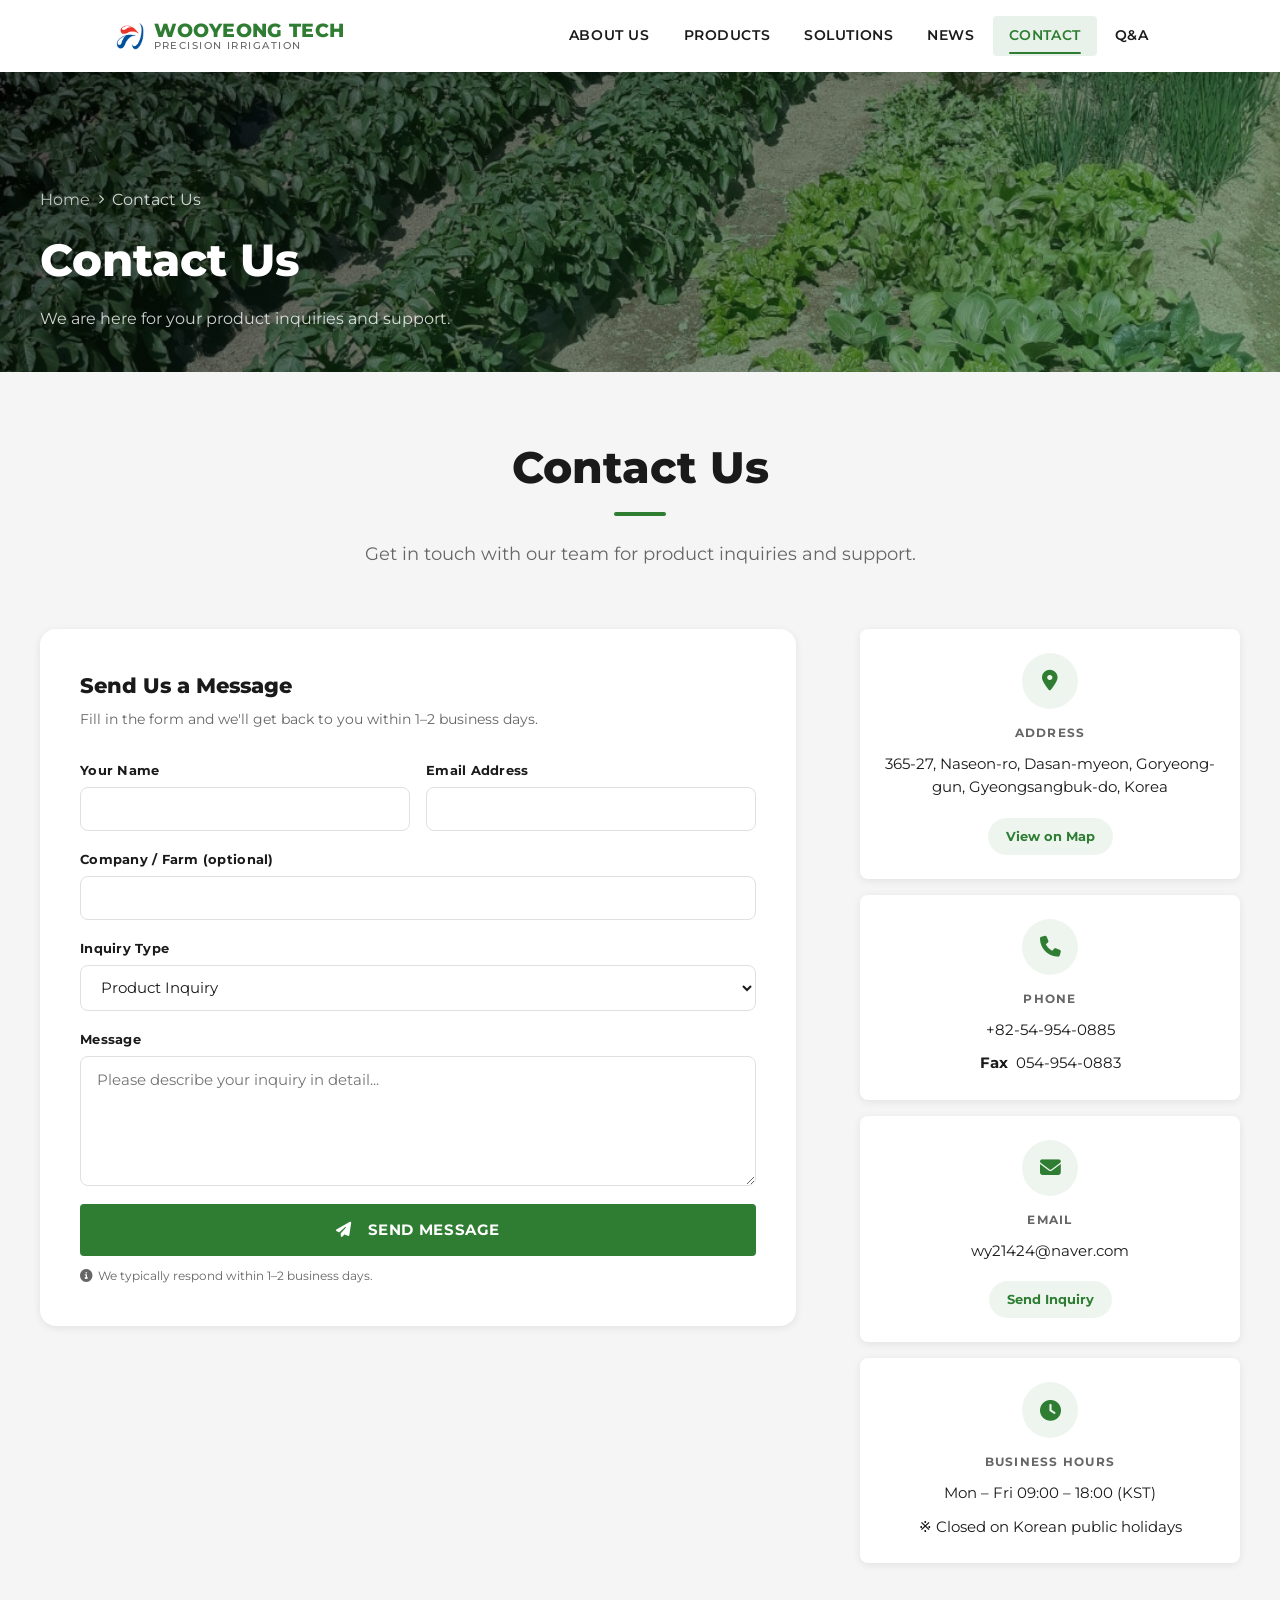
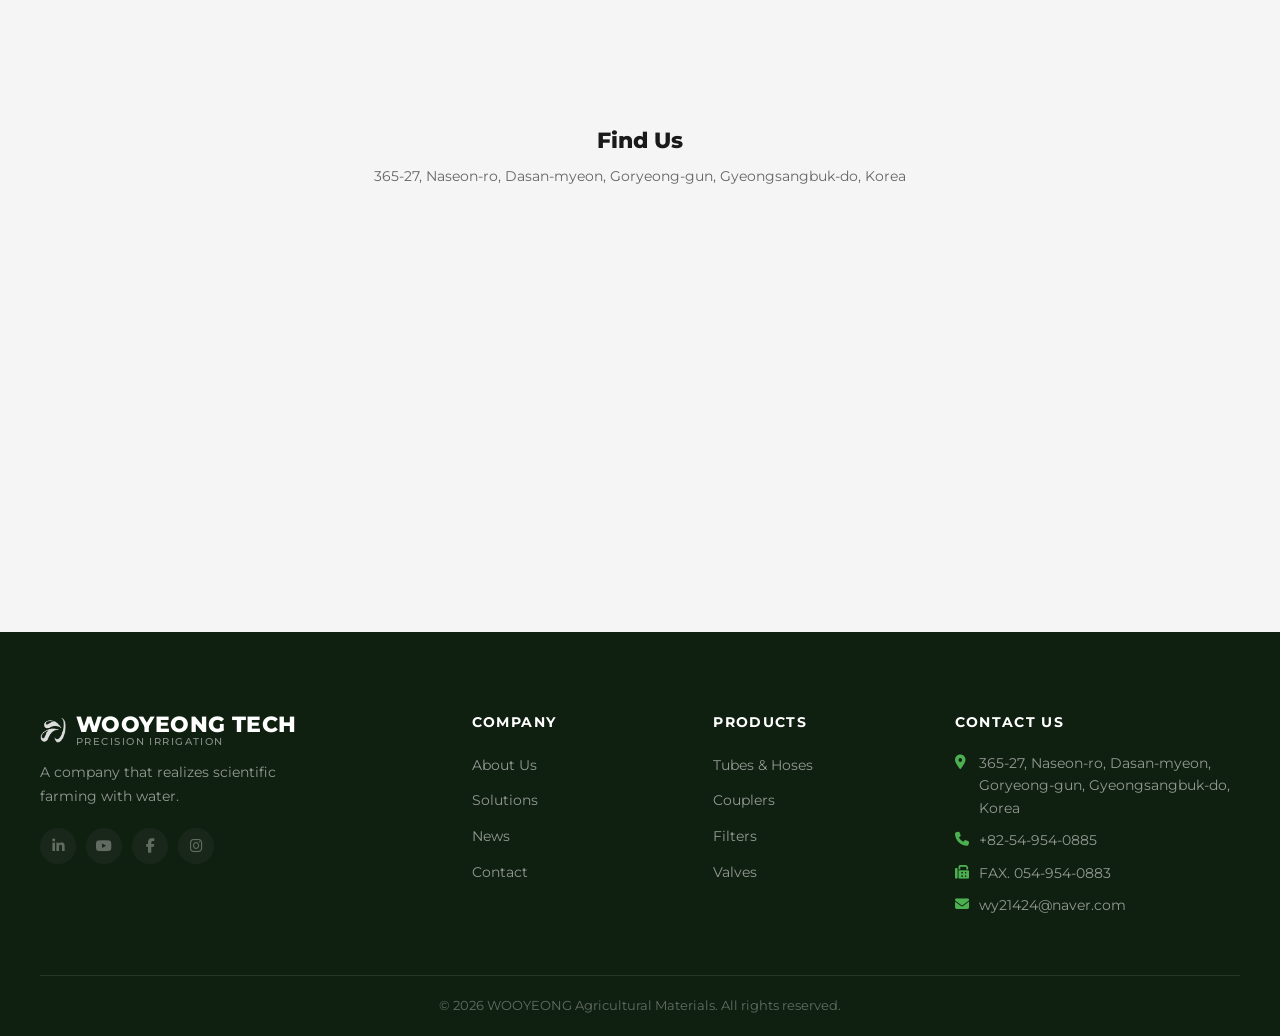
<file: contact.html>
<!DOCTYPE html>
<html lang="en" class="font-en">
<head>
  <meta charset="UTF-8" />
  <meta name="viewport" content="width=device-width, initial-scale=1.0" />
  <meta name="description" content="Contact WOOYEONG TECH for product inquiries and support." />
  <title>Contact | WOOYEONG TECH</title>
  <link rel="stylesheet" href="https://cdnjs.cloudflare.com/ajax/libs/font-awesome/6.5.1/css/all.min.css" crossorigin="anonymous" />
  <link rel="stylesheet" href="css/style.css" />
  <!-- Favicon -->
  <link rel="icon" type="image/x-icon" href="favicon.ico" />
  <link rel="apple-touch-icon" href="apple-touch-icon.png" />
  <!-- OG / Social -->
  <meta property="og:type" content="website" />
  <meta property="og:url" content="https://wooyeongtech.com/contact.html" />
  <meta property="og:title" content="Contact | WOOYEONG TECH" />
  <meta property="og:description" content="Get in touch with WOOYEONG TECH for product inquiries, export partnerships, and technical support." />
  <meta property="og:image" content="https://wooyeongtech.com/images/ref4.JPEG" />
  <meta name="twitter:card" content="summary_large_image" />
</head>
<body>

  <header id="main-header" role="banner">
    <div class="container header-inner">
      <a href="/" class="logo" aria-label="Wooyoung Tech Home">
        <img src="images/woo_transparent.png" alt="Wooyoung Tech" class="logo-img" width="28" height="28" />
        <div class="logo-text">
          <span class="logo-main">WOOYEONG TECH</span>
          <span class="logo-sub">Precision Irrigation</span>
        </div>
      </a>
      <nav id="main-nav" role="navigation" aria-label="Main navigation">
        <a href="about" data-i18n="nav_about">About Us</a>
        <a href="products" data-i18n="nav_products">Products</a>
        <a href="solutions" data-i18n="nav_solutions">Solutions</a>
        <a href="news" data-i18n="nav_news">News</a>
        <a href="contact" class="active" data-i18n="nav_contact">Contact</a>
        <a href="faq" data-i18n="nav_faq">Q&amp;A</a>
        <div id="admin-lang-bar" role="group" aria-label="Language selector">
          <label for="lang-selector" style="color:#666;font-size:.8rem;font-weight:600;" data-i18n="lang_label">Language</label>
          <select id="lang-selector" aria-label="Select language">
            <option value="en">English</option>
            <option value="ko">한국어</option>
            <option value="ja">日本語</option>
            <option value="zh">中文</option>
          </select>
        </div>
      </nav>
      <button id="menu-toggle" aria-label="Toggle menu" aria-expanded="false" aria-controls="main-nav">
        <span></span><span></span><span></span>
      </button>
    </div>
  </header>
  <div id="nav-overlay" aria-hidden="true"></div>

  <section class="page-hero" style="background-image:url('images/ref4.JPEG');" aria-label="Page header">
    <div class="page-hero-overlay"></div>
    <div class="container page-hero-content animate-on-scroll">
      <p class="page-breadcrumb">
        <a href="/" data-i18n="breadcrumb_home">Home</a>
        <i class="fa-solid fa-chevron-right"></i>
        <span data-i18n="page_contact_title">Page</span>
      </p>
      <h1 data-i18n="page_contact_title">Page Title</h1>
      <p data-i18n="page_contact_subtitle">Subtitle</p>
    </div>
  </section>

<!-- ══════════════════════════════════════════════════════
       CONTACT SECTION
  ═══════════════════════════════════════════════════════ -->
  <div id="contact"></div>
  <section class="section contact-section" aria-labelledby="contact-heading">
    <div class="container">
      <div class="section-header animate-on-scroll">
        <h2 id="contact-heading" data-i18n="contact_section_title">Contact Us</h2>
        <p data-i18n="contact_section_subtitle">Get in touch with our team for product inquiries and support.</p>
      </div>

      <div class="contact-main">

        <!-- Left: Form -->
        <div class="contact-form-wrap animate-on-scroll">
          <h3 data-i18n="contact_form_title">Send Us a Message</h3>
          <p data-i18n="contact_form_subtitle">Fill in the form and we'll get back to you within 1–2 business days.</p>

          <form id="contact-form" novalidate>
            <div class="form-row">
              <div class="form-group">
                <label for="cf-name" data-i18n="contact_form_name">Your Name</label>
                <input type="text" id="cf-name" name="name" required autocomplete="name" />
              </div>
              <div class="form-group">
                <label for="cf-email" data-i18n="contact_form_email">Email Address</label>
                <input type="email" id="cf-email" name="email" required autocomplete="email" />
              </div>
            </div>

            <div class="form-group">
              <label for="cf-company" data-i18n="contact_form_company">Company / Farm (optional)</label>
              <input type="text" id="cf-company" name="company" autocomplete="organization" />
            </div>

            <div class="form-group">
              <label for="cf-type" data-i18n="contact_form_type">Inquiry Type</label>
              <select id="cf-type" name="type">
                <option value="product" data-i18n="contact_form_type_product">Product Inquiry</option>
                <option value="export" data-i18n="contact_form_type_export">Export / Distribution</option>
                <option value="tech" data-i18n="contact_form_type_tech">Technical Support</option>
                <option value="other" data-i18n="contact_form_type_other">Other</option>
              </select>
            </div>

            <div class="form-group">
              <label for="cf-message" data-i18n="contact_form_message">Message</label>
              <textarea id="cf-message" name="message" required
                        data-i18n-placeholder="contact_form_msg_placeholder"
                        placeholder="Please describe your inquiry in detail..."></textarea>
            </div>

            <button type="submit" class="btn btn-primary" style="width:100%;justify-content:center;">
              <i class="fa-solid fa-paper-plane" style="margin-right:8px;"></i>
              <span data-i18n="contact_form_submit">Send Message</span>
            </button>
            <p class="form-note">
              <i class="fa-solid fa-circle-info"></i>
              <span data-i18n="contact_form_note">We typically respond within 1–2 business days.</span>
            </p>
          </form>
        </div>

        <!-- Right: Info cards -->
        <div class="contact-info-stack">

          <div class="contact-card animate-on-scroll">
            <div class="contact-card-icon"><i class="fa-solid fa-location-dot"></i></div>
            <h3 class="contact-card-label" data-i18n="contact_address_label">Address</h3>
            <p data-i18n="footer_address">365-27, Naseon-ro, Dasan-myeon, Goryeong-gun, Gyeongsangbuk-do, Korea</p>
            <a href="https://maps.google.com/?q=365-27+Naseon-ro+Dasan-myeon+Goryeong-gun+Gyeongsangbuk-do+Korea"
               target="_blank" rel="noopener" class="contact-card-link" data-i18n="contact_map_btn">
              <i class="fa-solid fa-map-location-dot"></i> View on Map
            </a>
          </div>

          <div class="contact-card animate-on-scroll">
            <div class="contact-card-icon"><i class="fa-solid fa-phone"></i></div>
            <h3 class="contact-card-label" data-i18n="contact_phone_label">Phone</h3>
            <p><a href="tel:+82549540885" data-i18n="footer_phone">+82-54-954-0885</a></p>
            <p class="contact-fax">
              <span class="contact-fax-label" data-i18n="contact_fax_label">Fax</span>
              054-954-0883
            </p>
          </div>

          <div class="contact-card animate-on-scroll">
            <div class="contact-card-icon"><i class="fa-solid fa-envelope"></i></div>
            <h3 class="contact-card-label" data-i18n="contact_email_label">Email</h3>
            <p><a href="mailto:wy21424@naver.com" data-i18n="footer_email">wy21424@naver.com</a></p>
            <a href="mailto:wy21424@naver.com?subject=Product Inquiry — WOOYEONG"
               class="contact-card-link" data-i18n="contact_inquiry_btn">
              <i class="fa-solid fa-paper-plane"></i> Send Inquiry
            </a>
          </div>

          <div class="contact-card animate-on-scroll">
            <div class="contact-card-icon"><i class="fa-solid fa-clock"></i></div>
            <h3 class="contact-card-label" data-i18n="contact_hours_label">Business Hours</h3>
            <p data-i18n="contact_hours_value">Mon – Fri  09:00 – 18:00 (KST)</p>
            <p class="contact-holiday">※ Closed on Korean public holidays</p>
          </div>

        </div><!-- /.contact-info-stack -->
      </div><!-- /.contact-main -->
    </div>
  </section>

<!-- ══════════════════════════════════════════════════════
       MAP
  ═══════════════════════════════════════════════════════ -->
  <section class="map-section" aria-label="Location map">
    <div class="map-header">
      <h2 data-i18n="contact_map_title">Find Us</h2>
      <p data-i18n="contact_map_subtitle">365-27, Naseon-ro, Dasan-myeon, Goryeong-gun, Gyeongsangbuk-do, Korea</p>
    </div>
    <iframe
      class="map-embed"
      src="https://maps.google.com/maps?q=경상북도+고령군+다산면+나선로+365-27&t=&z=15&ie=UTF8&iwloc=&output=embed"
      title="Wooyoung Tech Location"
      allowfullscreen
      loading="lazy"
      referrerpolicy="no-referrer-when-downgrade">
    </iframe>
  </section>

<footer id="footer" role="contentinfo">
    <div class="container">
      <div class="footer-top">

        <!-- Brand -->
        <div class="footer-brand">
          <a href="/" class="logo">
            <img src="images/woo_transparent.png" alt="Wooyoung Tech" class="logo-img logo-img--footer" width="40" height="40" />
            <div class="logo-text">
              <span class="logo-main">WOOYEONG TECH</span>
              <span class="logo-sub">Precision Irrigation</span>
            </div>
          </a>
          <p class="footer-tagline" data-i18n="footer_tagline">Precision irrigation solutions for a water-efficient world.</p>
          <nav class="footer-social" aria-label="Social media links">
            <a aria-label="LinkedIn" title="Coming soon" tabindex="0" style="cursor:not-allowed;opacity:0.5;"><i class="fa-brands fa-linkedin-in"></i></a>
            <a aria-label="YouTube" title="Coming soon" tabindex="0" style="cursor:not-allowed;opacity:0.5;"><i class="fa-brands fa-youtube"></i></a>
            <a aria-label="Facebook" title="Coming soon" tabindex="0" style="cursor:not-allowed;opacity:0.5;"><i class="fa-brands fa-facebook-f"></i></a>
            <a aria-label="Instagram" title="Coming soon" tabindex="0" style="cursor:not-allowed;opacity:0.5;"><i class="fa-brands fa-instagram"></i></a>
          </nav>
        </div>

        <!-- Company links -->
        <div class="footer-col">
          <h4 data-i18n="footer_col_company">Company</h4>
          <ul>
            <li><a href="about" data-i18n="footer_link_about">About Us</a></li>
            <li><a href="solutions" data-i18n="footer_link_solutions">Solutions</a></li>
            <li><a href="news" data-i18n="footer_link_news">News</a></li>
            <li><a href="contact" data-i18n="footer_link_contact">Contact</a></li>
          </ul>
        </div>

        <!-- Product links -->
        <div class="footer-col">
          <h4 data-i18n="footer_col_products">Products</h4>
          <ul>
            <li><a href="products?cat=tubes_hoses" data-i18n="footer_link_drip">Drip Tape</a></li>
            <li><a href="products?cat=couplers" data-i18n="footer_link_drippers">Drippers</a></li>
            <li><a href="products?cat=filters" data-i18n="footer_link_sprinklers">Mini Sprinklers</a></li>
            <li><a href="products?cat=valves" data-i18n="footer_link_smart">Smart Systems</a></li>
          </ul>
        </div>

        <!-- Contact info -->
        <div class="footer-col">
          <h4 data-i18n="footer_col_contact">Contact Us</h4>
          <ul class="footer-contact">
            <li>
              <i class="fa-solid fa-location-dot" aria-hidden="true"></i>
              <span data-i18n="footer_address">365-27, Naseon-ro, Dasan-myeon, Goryeong-gun, Gyeongsangbuk-do, Korea</span>
            </li>
            <li>
              <i class="fa-solid fa-phone" aria-hidden="true"></i>
              <a href="tel:+82549540885" data-i18n="footer_phone">+82-54-954-0885</a>
            </li>
            <li>
              <i class="fa-solid fa-fax" aria-hidden="true"></i>
              <span>FAX. 054-954-0883</span>
            </li>
            <li>
              <i class="fa-solid fa-envelope" aria-hidden="true"></i>
              <a href="mailto:wy21424@naver.com" data-i18n="footer_email">wy21424@naver.com</a>
            </li>
          </ul>
        </div>

      </div><!-- /.footer-top -->

      <div class="footer-bottom">
        <p data-i18n="footer_copyright">© 2026 Wooyoung Tech Co., Ltd. All rights reserved.</p>
      </div>
    </div>
  </footer>

  <script src="js/i18n.js"></script>
  <script src="js/lang.js"></script>
  <script src="js/main.js"></script>
  <script>
    document.getElementById('contact-form').addEventListener('submit', async function(e) {
      e.preventDefault();
      const name    = document.getElementById('cf-name').value.trim();
      const email   = document.getElementById('cf-email').value.trim();
      const company = document.getElementById('cf-company').value.trim();
      const type    = document.getElementById('cf-type').value;
      const message = document.getElementById('cf-message').value.trim();
      if (!name || !email || !message) return;

      const btn = this.querySelector('button[type=submit]');
      const orig = btn.innerHTML;
      btn.disabled = true;
      btn.innerHTML = '<i class="fa-solid fa-spinner fa-spin"></i>';

      try {
        const res = await fetch('https://formsubmit.co/ajax/wy21424@naver.com', {
          method: 'POST',
          headers: { 'Content-Type': 'application/json', 'Accept': 'application/json' },
          body: JSON.stringify({
            _subject: '[WOOYEONG] ' + type + ' — ' + name,
            name, email, company, type, message
          })
        });
        if (res.ok) {
          this.innerHTML = '<div style="text-align:center;padding:40px 0;"><i class="fa-solid fa-circle-check" style="font-size:2.5rem;color:var(--clr-primary);display:block;margin-bottom:16px;"></i><p style="font-weight:600;font-size:1.1rem;">메시지를 보냈습니다. 1~2 영업일 내 답변 드리겠습니다.</p></div>';
        } else {
          throw new Error();
        }
      } catch {
        btn.disabled = false;
        btn.innerHTML = orig;
        alert('전송 중 오류가 발생했습니다. wy21424@naver.com 으로 직접 문의해 주세요.');
      }
    });
  </script>
</body>
</html>
</file>
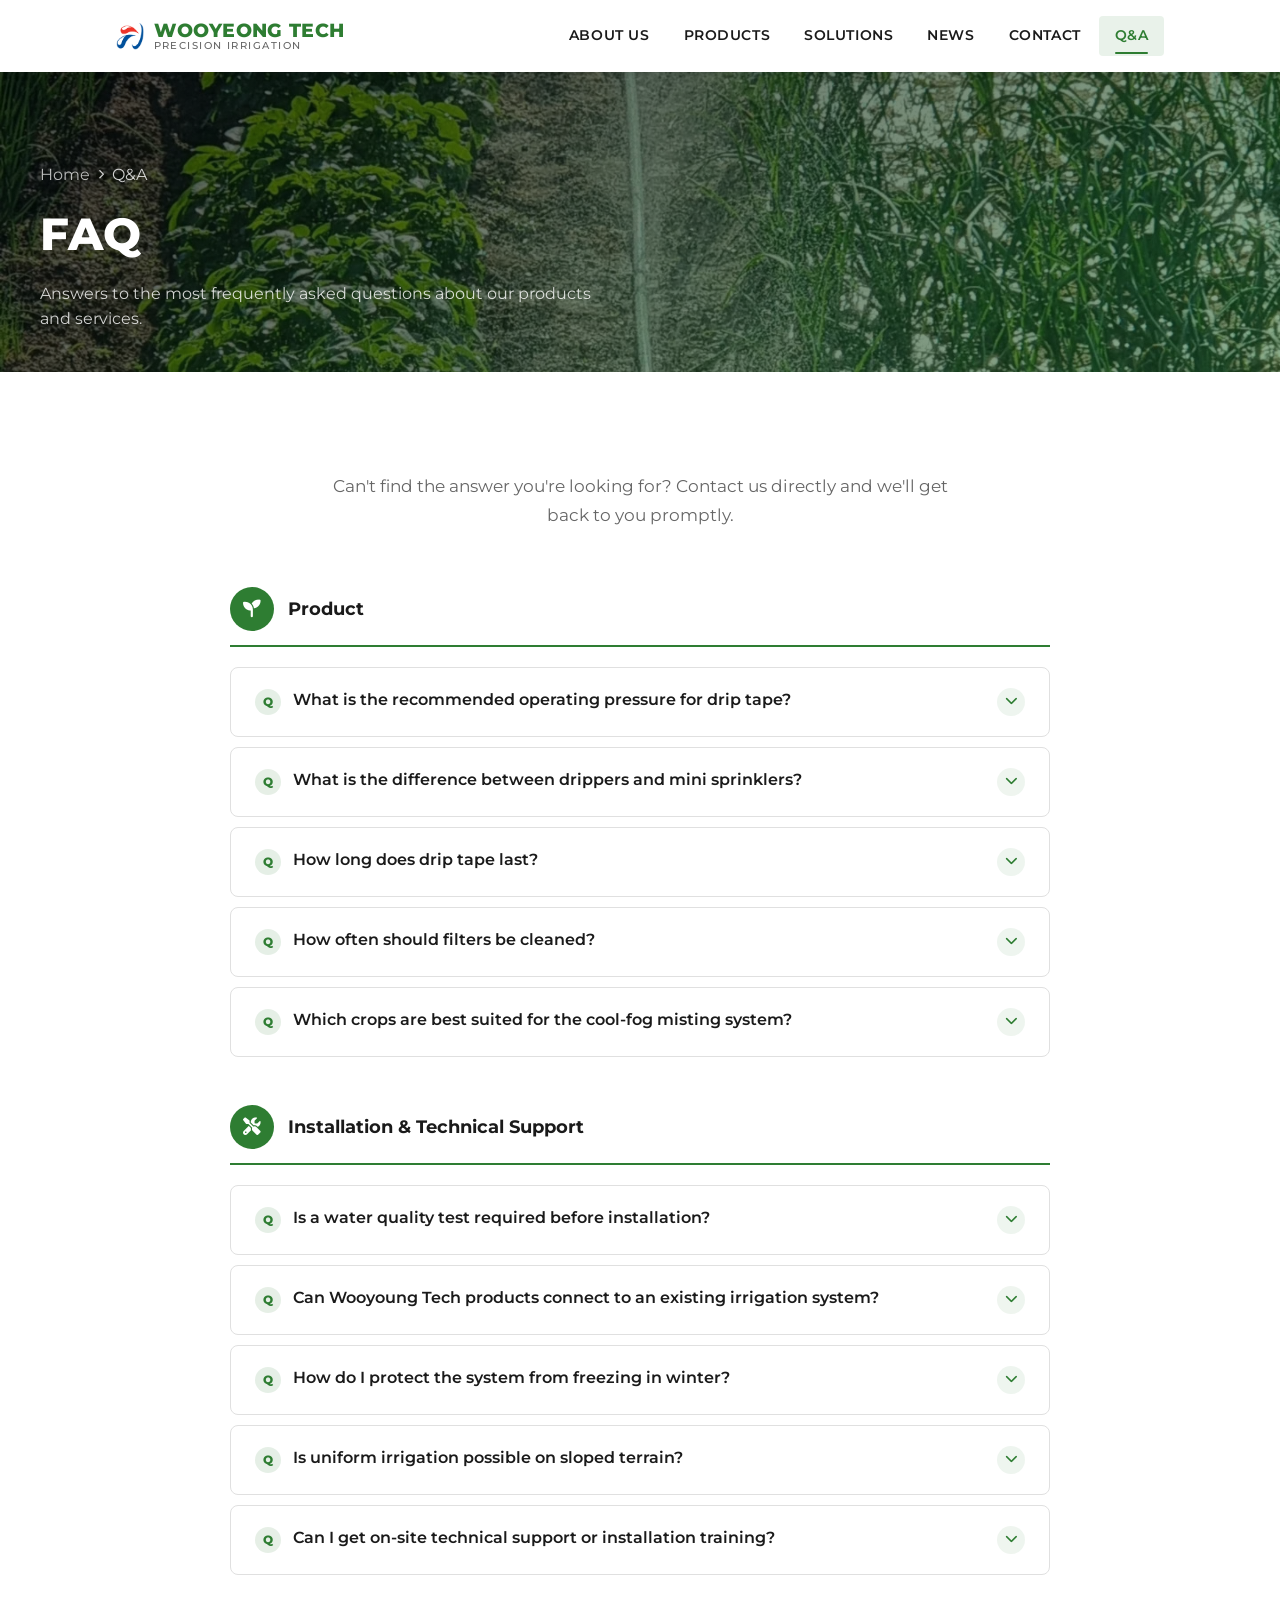
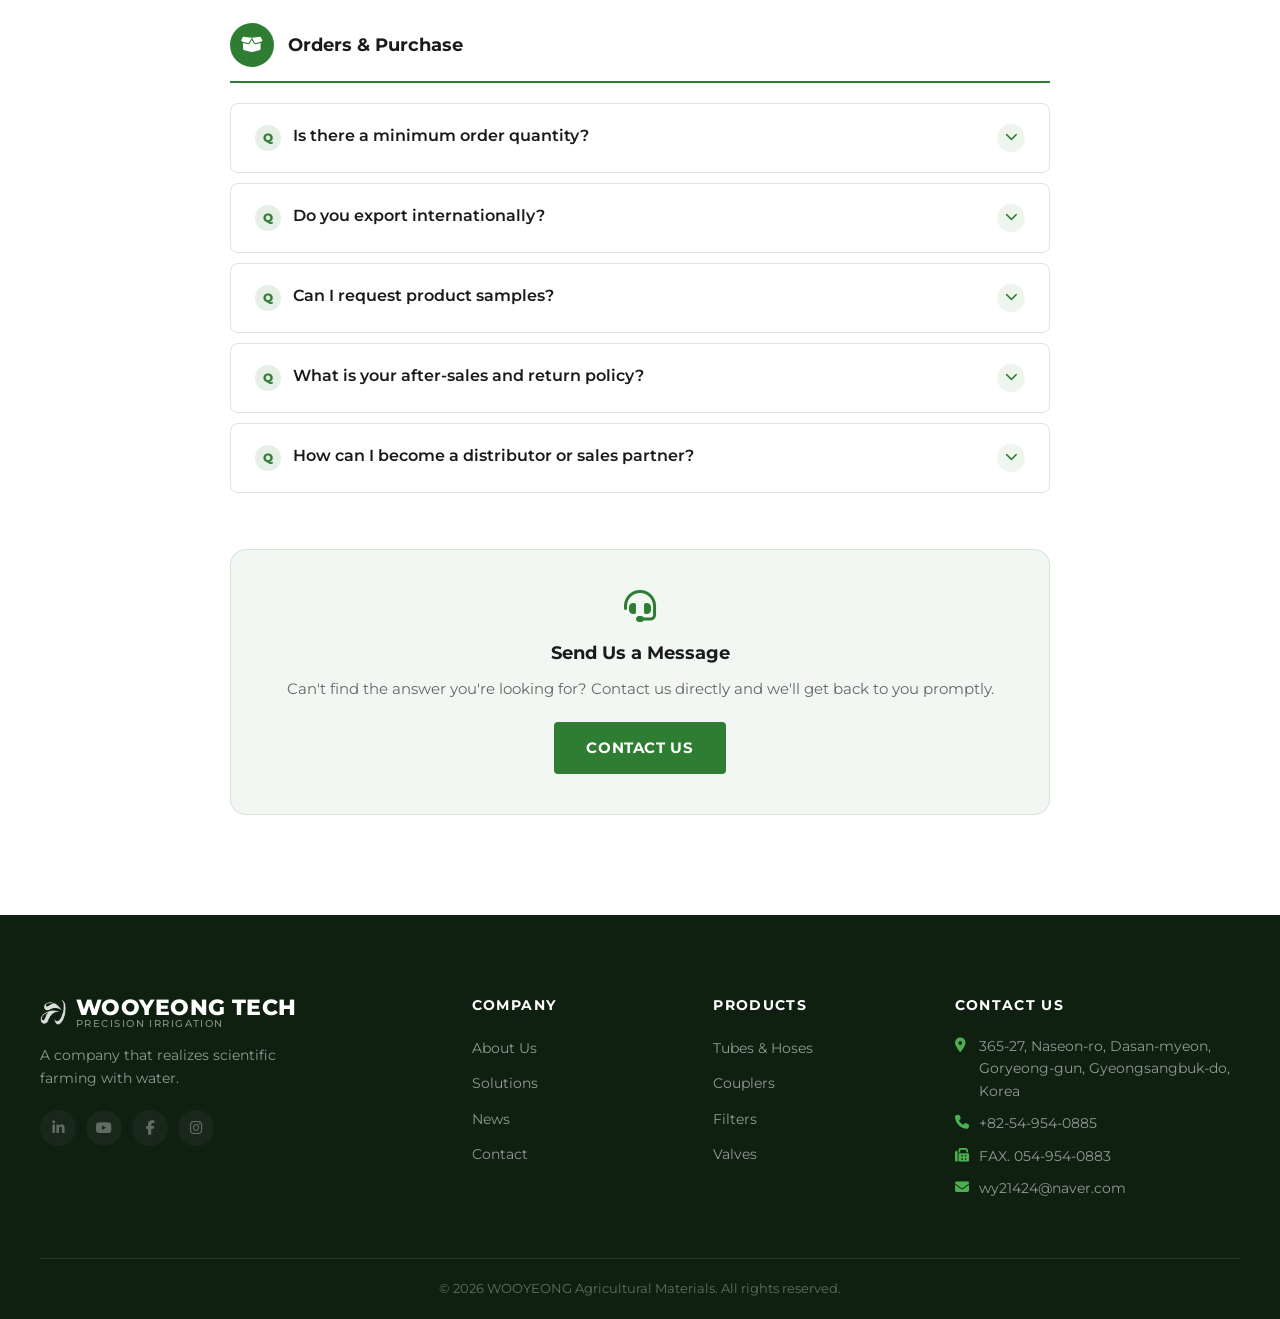
<file: faq.html>
<!DOCTYPE html>
<html lang="en" class="font-en">
<head>
  <meta charset="UTF-8" />
  <meta name="viewport" content="width=device-width, initial-scale=1.0" />
  <meta name="description" content="WOOYEONG TECH FAQ — Frequently asked questions about our irrigation products and services." />
  <title>FAQ | WOOYEONG TECH</title>
  <link rel="stylesheet" href="https://cdnjs.cloudflare.com/ajax/libs/font-awesome/6.5.1/css/all.min.css" crossorigin="anonymous" />
  <link rel="stylesheet" href="css/style.css" />
  <!-- Favicon -->
  <link rel="icon" type="image/x-icon" href="favicon.ico" />
  <link rel="apple-touch-icon" href="apple-touch-icon.png" />
  <!-- OG / Social -->
  <meta property="og:type" content="website" />
  <meta property="og:url" content="https://wooyeongtech.com/faq.html" />
  <meta property="og:title" content="Q&A | WOOYEONG TECH" />
  <meta property="og:description" content="Frequently asked questions about WOOYEONG TECH irrigation products and services." />
  <meta property="og:image" content="https://wooyeongtech.com/images/ref5.JPEG" />
  <meta name="twitter:card" content="summary_large_image" />
</head>
<body>

  <header id="main-header" role="banner">
    <div class="container header-inner">
      <a href="/" class="logo" aria-label="Wooyoung Tech Home">
        <img src="images/woo_transparent.png" alt="Wooyoung Tech" class="logo-img" width="28" height="28" />
        <div class="logo-text">
          <span class="logo-main">WOOYEONG TECH</span>
          <span class="logo-sub">Precision Irrigation</span>
        </div>
      </a>
      <nav id="main-nav" role="navigation" aria-label="Main navigation">
        <a href="about" data-i18n="nav_about">About Us</a>
        <a href="products" data-i18n="nav_products">Products</a>
        <a href="solutions" data-i18n="nav_solutions">Solutions</a>
        <a href="news" data-i18n="nav_news">News</a>
        <a href="contact" data-i18n="nav_contact">Contact</a>
        <a href="faq" class="active" data-i18n="nav_faq">Q&amp;A</a>
        <div id="admin-lang-bar" role="group" aria-label="Language selector">
          <label for="lang-selector" style="color:#666;font-size:.8rem;font-weight:600;" data-i18n="lang_label">Language</label>
          <select id="lang-selector" aria-label="Select language">
            <option value="en">English</option>
            <option value="ko">한국어</option>
            <option value="ja">日本語</option>
            <option value="zh">中文</option>
          </select>
        </div>
      </nav>
      <button id="menu-toggle" aria-label="Toggle menu" aria-expanded="false" aria-controls="main-nav">
        <span></span><span></span><span></span>
      </button>
    </div>
  </header>
  <div id="nav-overlay" aria-hidden="true"></div>

  <section class="page-hero" style="background-image:url('images/ref5.JPEG');" aria-label="Page header">
    <div class="page-hero-overlay"></div>
    <div class="container page-hero-content animate-on-scroll">
      <p class="page-breadcrumb">
        <a href="/" data-i18n="breadcrumb_home">Home</a>
        <i class="fa-solid fa-chevron-right"></i>
        <span data-i18n="nav_faq">Q&amp;A</span>
      </p>
      <h1 data-i18n="page_faq_title">FAQ</h1>
      <p data-i18n="page_faq_subtitle">Answers to the most frequently asked questions about our products and services.</p>
    </div>
  </section>

<!-- ══════════════════════════════════════════════════════
       FAQ
  ═══════════════════════════════════════════════════════ -->
  <section id="faq" class="section" aria-labelledby="faq-heading">
    <div class="container" style="max-width:820px;">

      <p class="faq-intro" data-i18n="faq_intro">
        Can't find the answer you're looking for? Contact us directly and we'll get back to you promptly.
      </p>

      <!-- ── Category 1: Product ── -->
      <div class="faq-category animate-on-scroll">
        <div class="faq-category-header">
          <div class="faq-category-icon" aria-hidden="true">
            <i class="fa-solid fa-seedling"></i>
          </div>
          <h2 data-i18n="faq_cat1_title">Product</h2>
        </div>
        <div class="faq-list" role="list">

          <div class="faq-item" role="listitem">
            <button class="faq-question" aria-expanded="false">
              <span class="faq-q-text">
                <span class="faq-q-badge">Q</span>
                <span data-i18n="faq_q1">What is the recommended operating pressure for drip tape?</span>
              </span>
              <span class="faq-chevron" aria-hidden="true"><i class="fa-solid fa-chevron-down"></i></span>
            </button>
            <div class="faq-answer" aria-hidden="true">
              <p data-i18n="faq_a1">Wooyoung Tech drip tape operates optimally at 0.5–1.5 kgf/cm² (50–150 kPa). Within this range, a uniform flow rate is guaranteed across the entire length of the tape.</p>
            </div>
          </div>

          <div class="faq-item" role="listitem">
            <button class="faq-question" aria-expanded="false">
              <span class="faq-q-text">
                <span class="faq-q-badge">Q</span>
                <span data-i18n="faq_q2">What is the difference between drippers and mini sprinklers?</span>
              </span>
              <span class="faq-chevron" aria-hidden="true"><i class="fa-solid fa-chevron-down"></i></span>
            </button>
            <div class="faq-answer" aria-hidden="true">
              <p data-i18n="faq_a2">Drippers deliver water drop-by-drop directly to the root zone, minimizing evaporation and surface runoff. Mini sprinklers distribute water over a radius of 1–4 m in a spray pattern. The best choice depends on your crop type and growing environment.</p>
            </div>
          </div>

          <div class="faq-item" role="listitem">
            <button class="faq-question" aria-expanded="false">
              <span class="faq-q-text">
                <span class="faq-q-badge">Q</span>
                <span data-i18n="faq_q3">How long does drip tape last?</span>
              </span>
              <span class="faq-chevron" aria-hidden="true"><i class="fa-solid fa-chevron-down"></i></span>
            </button>
            <div class="faq-answer" aria-hidden="true">
              <p data-i18n="faq_a3">Under normal operating conditions, Wooyoung Tech drip tape lasts 3–5 years. Proper UV protection and consistent filtration can extend service life further.</p>
            </div>
          </div>

          <div class="faq-item" role="listitem">
            <button class="faq-question" aria-expanded="false">
              <span class="faq-q-text">
                <span class="faq-q-badge">Q</span>
                <span data-i18n="faq_q4">How often should filters be cleaned?</span>
              </span>
              <span class="faq-chevron" aria-hidden="true"><i class="fa-solid fa-chevron-down"></i></span>
            </button>
            <div class="faq-answer" aria-hidden="true">
              <p data-i18n="faq_a4">We recommend cleaning filters at least three times per season — before, during, and after irrigation. If the pressure drop across the filter exceeds 0.2 kgf/cm², clean immediately regardless of the schedule.</p>
            </div>
          </div>

          <div class="faq-item" role="listitem">
            <button class="faq-question" aria-expanded="false">
              <span class="faq-q-text">
                <span class="faq-q-badge">Q</span>
                <span data-i18n="faq_q5">Which crops are best suited for the cool-fog misting system?</span>
              </span>
              <span class="faq-chevron" aria-hidden="true"><i class="fa-solid fa-chevron-down"></i></span>
            </button>
            <div class="faq-answer" aria-hidden="true">
              <p data-i18n="faq_a5">Cool-fog systems are especially effective in greenhouses growing heat-sensitive crops such as tomatoes, peppers, lettuce, flowers, and mushrooms. They provide simultaneous cooling and precise humidity control.</p>
            </div>
          </div>

        </div>
      </div>

      <!-- ── Category 2: Installation & Technical ── -->
      <div class="faq-category animate-on-scroll">
        <div class="faq-category-header">
          <div class="faq-category-icon" aria-hidden="true">
            <i class="fa-solid fa-screwdriver-wrench"></i>
          </div>
          <h2 data-i18n="faq_cat2_title">Installation &amp; Technical Support</h2>
        </div>
        <div class="faq-list" role="list">

          <div class="faq-item" role="listitem">
            <button class="faq-question" aria-expanded="false">
              <span class="faq-q-text">
                <span class="faq-q-badge">Q</span>
                <span data-i18n="faq_q6">Is a water quality test required before installation?</span>
              </span>
              <span class="faq-chevron" aria-hidden="true"><i class="fa-solid fa-chevron-down"></i></span>
            </button>
            <div class="faq-answer" aria-hidden="true">
              <p data-i18n="faq_a6">Yes, it is essential. Water quality factors — pH, hardness, sediment, and organic content — determine the appropriate filter type and specifications. We can recommend the optimal system configuration based on your test results.</p>
            </div>
          </div>

          <div class="faq-item" role="listitem">
            <button class="faq-question" aria-expanded="false">
              <span class="faq-q-text">
                <span class="faq-q-badge">Q</span>
                <span data-i18n="faq_q7">Can Wooyoung Tech products connect to an existing irrigation system?</span>
              </span>
              <span class="faq-chevron" aria-hidden="true"><i class="fa-solid fa-chevron-down"></i></span>
            </button>
            <div class="faq-answer" aria-hidden="true">
              <p data-i18n="faq_a7">Yes. Our products use standard-size fittings compatible with most existing irrigation systems. Please contact our technical support team for detailed connection guidance.</p>
            </div>
          </div>

          <div class="faq-item" role="listitem">
            <button class="faq-question" aria-expanded="false">
              <span class="faq-q-text">
                <span class="faq-q-badge">Q</span>
                <span data-i18n="faq_q8">How do I protect the system from freezing in winter?</span>
              </span>
              <span class="faq-chevron" aria-hidden="true"><i class="fa-solid fa-chevron-down"></i></span>
            </button>
            <div class="faq-answer" aria-hidden="true">
              <p data-i18n="faq_a8">After the season, fully drain all water from the system. Roll up drip tapes and store them in a cool, dry place. Insulate exposed pipes or increase underground burial depth to prevent frost damage.</p>
            </div>
          </div>

          <div class="faq-item" role="listitem">
            <button class="faq-question" aria-expanded="false">
              <span class="faq-q-text">
                <span class="faq-q-badge">Q</span>
                <span data-i18n="faq_q9">Is uniform irrigation possible on sloped terrain?</span>
              </span>
              <span class="faq-chevron" aria-hidden="true"><i class="fa-solid fa-chevron-down"></i></span>
            </button>
            <div class="faq-answer" aria-hidden="true">
              <p data-i18n="faq_a9">Yes. Wooyoung Tech's pressure-compensating drippers and drip tapes maintain uniform flow rates within ±3 m of elevation change. For steep slopes, we recommend installing additional pressure-regulating valves.</p>
            </div>
          </div>

          <div class="faq-item" role="listitem">
            <button class="faq-question" aria-expanded="false">
              <span class="faq-q-text">
                <span class="faq-q-badge">Q</span>
                <span data-i18n="faq_q10">Can I get on-site technical support or installation training?</span>
              </span>
              <span class="faq-chevron" aria-hidden="true"><i class="fa-solid fa-chevron-down"></i></span>
            </button>
            <div class="faq-answer" aria-hidden="true">
              <p data-i18n="faq_a10">Yes. Wooyoung Tech provides on-site technical support and installation training for new customers and large-scale projects. Please submit your request through the Contact page.</p>
            </div>
          </div>

        </div>
      </div>

      <!-- ── Category 3: Orders & Purchase ── -->
      <div class="faq-category animate-on-scroll">
        <div class="faq-category-header">
          <div class="faq-category-icon" aria-hidden="true">
            <i class="fa-solid fa-box-open"></i>
          </div>
          <h2 data-i18n="faq_cat3_title">Orders &amp; Purchase</h2>
        </div>
        <div class="faq-list" role="list">

          <div class="faq-item" role="listitem">
            <button class="faq-question" aria-expanded="false">
              <span class="faq-q-text">
                <span class="faq-q-badge">Q</span>
                <span data-i18n="faq_q11">Is there a minimum order quantity?</span>
              </span>
              <span class="faq-chevron" aria-hidden="true"><i class="fa-solid fa-chevron-down"></i></span>
            </button>
            <div class="faq-answer" aria-hidden="true">
              <p data-i18n="faq_a11">Minimum order quantities vary by product. There is no minimum for standard retail purchases. For bulk or export orders, please contact us directly for a custom quote.</p>
            </div>
          </div>

          <div class="faq-item" role="listitem">
            <button class="faq-question" aria-expanded="false">
              <span class="faq-q-text">
                <span class="faq-q-badge">Q</span>
                <span data-i18n="faq_q12">Do you export internationally?</span>
              </span>
              <span class="faq-chevron" aria-hidden="true"><i class="fa-solid fa-chevron-down"></i></span>
            </button>
            <div class="faq-answer" aria-hidden="true">
              <p data-i18n="faq_a12">Yes. Wooyoung Tech products are currently exported to over 40 countries. For export inquiries, please reach us by email (wy21424@naver.com) or phone, and our export team will assist you.</p>
            </div>
          </div>

          <div class="faq-item" role="listitem">
            <button class="faq-question" aria-expanded="false">
              <span class="faq-q-text">
                <span class="faq-q-badge">Q</span>
                <span data-i18n="faq_q13">Can I request product samples?</span>
              </span>
              <span class="faq-chevron" aria-hidden="true"><i class="fa-solid fa-chevron-down"></i></span>
            </button>
            <div class="faq-answer" aria-hidden="true">
              <p data-i18n="faq_a13">Yes, product samples are available for corporate customers and distribution partners. Please submit your sample request through the Contact page or by email.</p>
            </div>
          </div>

          <div class="faq-item" role="listitem">
            <button class="faq-question" aria-expanded="false">
              <span class="faq-q-text">
                <span class="faq-q-badge">Q</span>
                <span data-i18n="faq_q14">What is your after-sales and return policy?</span>
              </span>
              <span class="faq-chevron" aria-hidden="true"><i class="fa-solid fa-chevron-down"></i></span>
            </button>
            <div class="faq-answer" aria-hidden="true">
              <p data-i18n="faq_a14">In the event of a product defect, we provide free replacement within one year of purchase. Returns due to a change of mind are accepted within 30 days of purchase for unopened products only. Please contact our customer support team for details.</p>
            </div>
          </div>

          <div class="faq-item" role="listitem">
            <button class="faq-question" aria-expanded="false">
              <span class="faq-q-text">
                <span class="faq-q-badge">Q</span>
                <span data-i18n="faq_q15">How can I become a distributor or sales partner?</span>
              </span>
              <span class="faq-chevron" aria-hidden="true"><i class="fa-solid fa-chevron-down"></i></span>
            </button>
            <div class="faq-answer" aria-hidden="true">
              <p data-i18n="faq_a15">Wooyoung Tech actively recruits domestic and international distribution partners. Please send your business information to wy21424@naver.com and our partnership team will respond promptly.</p>
            </div>
          </div>

        </div>
      </div>

      <!-- CTA -->
      <div class="animate-on-scroll" style="text-align:center; margin-top:56px; padding:40px 32px; background:rgba(46,125,50,0.06); border-radius:var(--radius-lg); border:1px solid rgba(46,125,50,0.15);">
        <i class="fa-solid fa-headset" style="font-size:2rem; color:var(--clr-primary); margin-bottom:16px; display:block;"></i>
        <h3 style="font-size:1.15rem; margin-bottom:10px;" data-i18n="contact_form_title">Still have questions?</h3>
        <p style="color:var(--clr-text-muted); margin-bottom:20px; font-size:0.95rem;" data-i18n="faq_intro">Can't find the answer you're looking for? Contact us directly and we'll get back to you promptly.</p>
        <a href="contact" class="btn btn-primary" data-i18n="hero_cta_contact">Contact Us</a>
      </div>

    </div>
  </section>

  <footer id="footer" role="contentinfo">
    <div class="container">
      <div class="footer-top">

        <!-- Brand -->
        <div class="footer-brand">
          <a href="/" class="logo">
            <img src="images/woo_transparent.png" alt="Wooyoung Tech" class="logo-img logo-img--footer" width="40" height="40" />
            <div class="logo-text">
              <span class="logo-main">WOOYEONG TECH</span>
              <span class="logo-sub">Precision Irrigation</span>
            </div>
          </a>
          <p class="footer-tagline" data-i18n="footer_tagline">Precision irrigation solutions for a water-efficient world.</p>
          <nav class="footer-social" aria-label="Social media links">
            <a aria-label="LinkedIn" title="Coming soon" tabindex="0" style="cursor:not-allowed;opacity:0.5;"><i class="fa-brands fa-linkedin-in"></i></a>
            <a aria-label="YouTube" title="Coming soon" tabindex="0" style="cursor:not-allowed;opacity:0.5;"><i class="fa-brands fa-youtube"></i></a>
            <a aria-label="Facebook" title="Coming soon" tabindex="0" style="cursor:not-allowed;opacity:0.5;"><i class="fa-brands fa-facebook-f"></i></a>
            <a aria-label="Instagram" title="Coming soon" tabindex="0" style="cursor:not-allowed;opacity:0.5;"><i class="fa-brands fa-instagram"></i></a>
          </nav>
        </div>

        <!-- Company links -->
        <div class="footer-col">
          <h4 data-i18n="footer_col_company">Company</h4>
          <ul>
            <li><a href="about" data-i18n="footer_link_about">About Us</a></li>
            <li><a href="solutions" data-i18n="footer_link_solutions">Solutions</a></li>
            <li><a href="news" data-i18n="footer_link_news">News</a></li>
            <li><a href="contact" data-i18n="footer_link_contact">Contact</a></li>
          </ul>
        </div>

        <!-- Product links -->
        <div class="footer-col">
          <h4 data-i18n="footer_col_products">Products</h4>
          <ul>
            <li><a href="products?cat=tubes_hoses" data-i18n="footer_link_drip">Drip Tape</a></li>
            <li><a href="products?cat=couplers" data-i18n="footer_link_drippers">Drippers</a></li>
            <li><a href="products?cat=filters" data-i18n="footer_link_sprinklers">Mini Sprinklers</a></li>
            <li><a href="products?cat=valves" data-i18n="footer_link_smart">Smart Systems</a></li>
          </ul>
        </div>

        <!-- Contact info -->
        <div class="footer-col">
          <h4 data-i18n="footer_col_contact">Contact Us</h4>
          <ul class="footer-contact">
            <li>
              <i class="fa-solid fa-location-dot" aria-hidden="true"></i>
              <span data-i18n="footer_address">365-27, Naseon-ro, Dasan-myeon, Goryeong-gun, Gyeongsangbuk-do, Korea</span>
            </li>
            <li>
              <i class="fa-solid fa-phone" aria-hidden="true"></i>
              <a href="tel:+82549540885" data-i18n="footer_phone">+82-54-954-0885</a>
            </li>
            <li>
              <i class="fa-solid fa-fax" aria-hidden="true"></i>
              <span>FAX. 054-954-0883</span>
            </li>
            <li>
              <i class="fa-solid fa-envelope" aria-hidden="true"></i>
              <a href="mailto:wy21424@naver.com" data-i18n="footer_email">wy21424@naver.com</a>
            </li>
          </ul>
        </div>

      </div><!-- /.footer-top -->

      <div class="footer-bottom">
        <p data-i18n="footer_copyright">© 2026 Wooyoung Tech Co., Ltd. All rights reserved.</p>
      </div>
    </div>
  </footer>

  <script src="js/i18n.js"></script>
  <script src="js/lang.js"></script>
  <script src="js/main.js"></script>
</body>
</html>
</file>
<file: css/style.css>
/* ============================================================
   WOOYOUNG TECH — style.css
   ============================================================ */

/* ── Google Fonts ────────────────────────────────────────── */
@import url('https://fonts.googleapis.com/css2?family=Montserrat:wght@400;500;600;700;800&family=Noto+Sans+KR:wght@400;500;700&family=Noto+Sans+JP:wght@400;500;700&family=Noto+Sans+SC:wght@400;500;700&display=swap');

/* ── CSS Custom Properties ───────────────────────────────── */
:root {
  --clr-primary:    #2E7D32;
  --clr-primary-dk: #1B5E20;
  --clr-primary-lt: #4CAF50;
  --clr-accent:     #FFA000;
  --clr-accent-dk:  #FF6F00;
  --clr-bg:         #F5F5F5;
  --clr-white:      #FFFFFF;
  --clr-text:       #1A1A1A;
  --clr-text-muted: #666666;
  --clr-border:     #E0E0E0;
  --clr-overlay:    rgba(0,0,0,0.52);

  --radius-sm: 4px;
  --radius-md: 8px;
  --radius-lg: 16px;

  --shadow-sm: 0 2px 8px rgba(0,0,0,0.08);
  --shadow-md: 0 4px 20px rgba(0,0,0,0.12);
  --shadow-lg: 0 8px 40px rgba(0,0,0,0.16);

  --header-h: 72px;
  --section-pad: clamp(60px, 8vw, 100px);
  --container: 1200px;
  --gap: 24px;

  --transition: 0.3s ease;
}

/* ── Font language classes ───────────────────────────────── */
:root, html.font-en { font-family: 'Montserrat', sans-serif; }
html.font-ko        { font-family: 'Noto Sans KR', 'Montserrat', sans-serif; }
html.font-ja        { font-family: 'Noto Sans JP', 'Montserrat', sans-serif; }
html.font-zh        { font-family: 'Noto Sans SC', 'Montserrat', sans-serif; }

/* ── Reset ───────────────────────────────────────────────── */
*, *::before, *::after { box-sizing: border-box; margin: 0; padding: 0; }
html { scroll-behavior: smooth; }
body {
  color: var(--clr-text);
  background: var(--clr-white);
  line-height: 1.6;
  -webkit-font-smoothing: antialiased;
  overflow-x: hidden;
}
img, video { display: block; max-width: 100%; }
a { color: inherit; text-decoration: none; }
ul, ol { list-style: none; }
button { cursor: pointer; border: none; background: none; font: inherit; }

/* ── Utility ─────────────────────────────────────────────── */
.container {
  width: min(var(--container), 100% - 2 * var(--gap));
  margin-inline: auto;
}
.section { padding: var(--section-pad) 0; }
.section--alt { background: var(--clr-bg); }

.section-header {
  text-align: center;
  margin-bottom: clamp(36px, 5vw, 60px);
}
.section-header h2 {
  font-size: clamp(1.75rem, 3.5vw, 2.75rem);
  font-weight: 800;
  color: var(--clr-text);
  margin-bottom: 0.5rem;
  position: relative;
  display: inline-block;
}
.section-header h2::after {
  content: '';
  display: block;
  width: 52px;
  height: 4px;
  background: var(--clr-primary);
  margin: 10px auto 0;
  border-radius: 2px;
}
.section-header p {
  color: var(--clr-text-muted);
  font-size: clamp(0.95rem, 1.5vw, 1.1rem);
  max-width: 560px;
  margin: 16px auto 0;
}

.btn {
  display: inline-flex;
  align-items: center;
  gap: 8px;
  padding: 14px 32px;
  border-radius: var(--radius-sm);
  font-weight: 700;
  font-size: 0.95rem;
  letter-spacing: 0.04em;
  transition: background var(--transition), color var(--transition), transform var(--transition), box-shadow var(--transition);
  text-transform: uppercase;
}
.btn-primary {
  background: var(--clr-primary);
  color: var(--clr-white);
}
.btn-primary:hover {
  background: var(--clr-primary-dk);
  transform: translateY(-2px);
  box-shadow: 0 6px 20px rgba(46,125,50,0.35);
}
.btn-accent {
  background: var(--clr-accent);
  color: var(--clr-white);
}
.btn-accent:hover {
  background: var(--clr-accent-dk);
  transform: translateY(-2px);
  box-shadow: 0 6px 20px rgba(255,160,0,0.4);
}
.btn-outline {
  background: transparent;
  color: var(--clr-white);
  border: 2px solid var(--clr-white);
}
.btn-outline:hover {
  background: var(--clr-white);
  color: var(--clr-primary);
  transform: translateY(-2px);
}

/* ── Scroll animation ────────────────────────────────────── */
.animate-on-scroll {
  opacity: 0;
  transform: translateY(36px);
  transition: opacity 0.65s ease, transform 0.65s ease;
}
.animate-on-scroll.visible {
  opacity: 1;
  transform: translateY(0);
}

/* ============================================================
   HEADER
   ============================================================ */
#main-header {
  position: fixed;
  top: 0; left: 0; right: 0;
  z-index: 1000;
  height: var(--header-h);
  display: flex;
  align-items: center;
  transition: background var(--transition), box-shadow var(--transition);
}
#main-header.scrolled {
  background: var(--clr-white);
  box-shadow: var(--shadow-sm);
}

.header-inner {
  display: flex;
  align-items: center;
  justify-content: space-between;
  width: 100%;
  /* Constrain spread at very wide screens */
  max-width: 1100px;
  margin-inline: auto;
  padding: 0 clamp(0px, 2vw, 32px);
}

/* Logo */
.logo {
  display: flex;
  align-items: center;
  gap: 10px;
  text-decoration: none;
}
.logo-img {
  width: 28px; height: 28px;
  object-fit: contain;
  flex-shrink: 0;
}
.logo-img--footer {
  width: 26px; height: 26px;
  filter: brightness(0) invert(1) opacity(0.85);
}
.logo-text {
  display: flex;
  flex-direction: column;
  line-height: 1.1;
}
.logo-main {
  font-size: 1.2rem;
  font-weight: 800;
  color: var(--clr-white);
  letter-spacing: 0.02em;
  transition: color var(--transition);
}
.logo-sub {
  font-size: 0.6rem;
  font-weight: 500;
  color: rgba(255,255,255,0.75);
  letter-spacing: 0.15em;
  text-transform: uppercase;
  transition: color var(--transition);
}
#main-header.scrolled .logo-main { color: var(--clr-primary); }
#main-header.scrolled .logo-sub  { color: var(--clr-text-muted); }

/* Nav */
#main-nav {
  display: flex;
  align-items: center;
  gap: 2px;
}
#main-nav a {
  padding: 8px 16px;
  font-size: 0.9rem;
  font-weight: 600;
  letter-spacing: 0.04em;
  color: rgba(255,255,255,0.9);
  border-radius: var(--radius-sm);
  transition: color var(--transition), background var(--transition);
  text-transform: uppercase;
}
#main-nav a:hover {
  color: var(--clr-white);
  background: rgba(255,255,255,0.12);
}
#main-header.scrolled #main-nav a { color: var(--clr-text); }
#main-header.scrolled #main-nav a:hover {
  color: var(--clr-primary);
  background: rgba(46,125,50,0.08);
}

/* Admin lang bar */
#admin-lang-bar {
  display: none;
  align-items: center;
  gap: 8px;
  margin-left: 12px;
}
#admin-lang-bar select {
  padding: 5px 10px;
  border: 1px solid var(--clr-border);
  border-radius: var(--radius-sm);
  font-size: 0.8rem;
  font-weight: 600;
  background: var(--clr-white);
  cursor: pointer;
}

/* Hamburger */
#menu-toggle {
  display: none;
  flex-direction: column;
  justify-content: center;
  gap: 5px;
  width: 40px;
  height: 40px;
  padding: 4px;
  z-index: 1010;
}
#menu-toggle span {
  display: block;
  height: 2px;
  background: var(--clr-white);
  border-radius: 2px;
  transition: transform var(--transition), opacity var(--transition), background var(--transition);
}
#main-header.scrolled #menu-toggle span { background: var(--clr-text); }
#menu-toggle.active span:nth-child(1) { transform: translateY(7px) rotate(45deg); }
#menu-toggle.active span:nth-child(2) { opacity: 0; }
#menu-toggle.active span:nth-child(3) { transform: translateY(-7px) rotate(-45deg); }

/* Mobile nav overlay */
#nav-overlay {
  display: none;
  position: fixed;
  inset: 0;
  background: rgba(0,0,0,0.4);
  z-index: 998;
}
#nav-overlay.active { display: block; }

/* ============================================================
   HERO
   ============================================================ */
#hero {
  position: relative;
  height: 100vh;
  min-height: 560px;
  display: flex;
  align-items: center;
  overflow: hidden;
  background: #1a2e1b;
}

/* Hero Slider */
.hero-slider {
  position: absolute;
  inset: 0;
  z-index: 0;
}
.hero-slide {
  position: absolute;
  inset: 0;
  background-size: cover;
  background-position: center;
  opacity: 0;
  transition: opacity 1.2s ease;
}
.hero-slide--active { opacity: 1; }

.hero-video {
  width: 100%; height: 100%;
  object-fit: cover;
  opacity: 0.75;
}

/* Arrows */
.hero-arrow {
  position: absolute;
  top: 50%;
  transform: translateY(-50%);
  z-index: 3;
  width: 48px; height: 48px;
  border-radius: 50%;
  background: rgba(255,255,255,0.15);
  border: 1px solid rgba(255,255,255,0.3);
  color: #fff;
  font-size: 1rem;
  display: flex; align-items: center; justify-content: center;
  cursor: pointer;
  transition: background var(--transition);
}
.hero-arrow:hover { background: rgba(255,255,255,0.3); }
.hero-arrow--prev { left: 24px; }
.hero-arrow--next { right: 24px; }

/* Dots */
.hero-dots {
  position: absolute;
  bottom: 72px;
  left: 50%;
  transform: translateX(-50%);
  z-index: 3;
  display: flex;
  gap: 8px;
}
.hero-dot {
  width: 8px; height: 8px;
  border-radius: 50%;
  background: rgba(255,255,255,0.4);
  border: none;
  cursor: pointer;
  transition: background var(--transition), transform var(--transition);
}
.hero-dot--active {
  background: #fff;
  transform: scale(1.3);
}

.hero-overlay {
  position: absolute;
  inset: 0;
  background: linear-gradient(135deg, rgba(0,0,0,0.6) 0%, rgba(27,94,32,0.45) 100%);
}

.hero-content {
  position: relative;
  z-index: 2;
  max-width: 700px;
}
.hero-eyebrow {
  display: inline-flex;
  align-items: center;
  gap: 8px;
  background: rgba(255,255,255,0.12);
  border: 1px solid rgba(255,255,255,0.2);
  color: rgba(255,255,255,0.9);
  padding: 6px 16px;
  border-radius: 100px;
  font-size: 0.8rem;
  font-weight: 600;
  letter-spacing: 0.12em;
  text-transform: uppercase;
  margin-bottom: 20px;
  animation: fadeSlideUp 0.8s ease both;
}
.hero-content h1 {
  font-size: clamp(2.2rem, 5.5vw, 4rem);
  font-weight: 800;
  color: var(--clr-white);
  line-height: 1.15;
  margin-bottom: 20px;
  animation: fadeSlideUp 0.8s 0.15s ease both;
}
.hero-content h1 em {
  font-style: normal;
  color: var(--clr-accent);
}
.hero-content p {
  font-size: clamp(1rem, 1.8vw, 1.2rem);
  color: rgba(255,255,255,0.85);
  line-height: 1.7;
  margin-bottom: 36px;
  animation: fadeSlideUp 0.8s 0.3s ease both;
}
.hero-actions {
  display: flex;
  flex-wrap: wrap;
  gap: 14px;
  animation: fadeSlideUp 0.8s 0.45s ease both;
}

.hero-scroll {
  position: absolute;
  bottom: 32px;
  left: 50%;
  transform: translateX(-50%);
  display: flex;
  flex-direction: column;
  align-items: center;
  gap: 6px;
  color: rgba(255,255,255,0.6);
  font-size: 0.7rem;
  letter-spacing: 0.1em;
  text-transform: uppercase;
  animation: bounce 2s 1s infinite;
}
.hero-scroll i { font-size: 1.1rem; }

@keyframes fadeSlideUp {
  from { opacity: 0; transform: translateY(30px); }
  to   { opacity: 1; transform: translateY(0); }
}
@keyframes bounce {
  0%, 100% { transform: translateX(-50%) translateY(0); }
  50%       { transform: translateX(-50%) translateY(8px); }
}

/* ============================================================
   PRODUCTS
   ============================================================ */
#products { background: var(--clr-white); }

.products-grid {
  display: grid;
  grid-template-columns: repeat(4, 1fr);
  gap: var(--gap);
}

.product-card {
  background: var(--clr-white);
  border: 1px solid var(--clr-border);
  border-radius: var(--radius-md);
  overflow: hidden;
  transition: box-shadow var(--transition), transform var(--transition), border-color var(--transition);
  position: relative;
}
.product-card::after {
  content: '';
  position: absolute;
  bottom: 0; left: 0; right: 0;
  height: 3px;
  background: var(--clr-primary);
  transform: scaleX(0);
  transform-origin: left;
  transition: transform 0.4s ease;
}
.product-card:hover {
  box-shadow: var(--shadow-md);
  transform: translateY(-4px);
  border-color: transparent;
}
.product-card:hover::after { transform: scaleX(1); }

.product-card-img {
  position: relative;
  overflow: hidden;
  aspect-ratio: 1/1;
  background: #f8f8f8;
  display: flex;
  align-items: center;
  justify-content: center;
}
.product-card-img img {
  width: 100%; height: 100%;
  object-fit: contain;
  padding: 12px;
  transition: transform 0.4s ease;
}
.product-card:hover .product-card-img img { transform: scale(1.06); }

.product-card-body {
  padding: 20px;
}
.product-card-body h3 {
  font-size: 1rem;
  font-weight: 700;
  margin-bottom: 6px;
  color: var(--clr-text);
}
.product-card-body p {
  font-size: 0.85rem;
  color: var(--clr-text-muted);
  line-height: 1.55;
  margin-bottom: 14px;
}
.product-link {
  font-size: 0.85rem;
  font-weight: 700;
  color: var(--clr-primary);
  letter-spacing: 0.03em;
  transition: gap var(--transition), color var(--transition);
}
.product-card:hover .product-link { color: var(--clr-primary-dk); }

/* ============================================================
   COOL-FOG FEATURED SECTION
   ============================================================ */
.cf-section {
  background: linear-gradient(135deg, #0d1f0e 0%, #1a3a1c 60%, #0f2a10 100%);
  color: var(--clr-white);
  overflow: hidden;
  position: relative;
}
.cf-section::before {
  content: '';
  position: absolute;
  top: -120px; right: -120px;
  width: 500px; height: 500px;
  border-radius: 50%;
  background: radial-gradient(circle, rgba(76,175,80,0.12) 0%, transparent 70%);
  pointer-events: none;
}

.cf-inner {
  display: grid;
  grid-template-columns: 1fr 1fr;
  gap: clamp(40px, 6vw, 90px);
  align-items: center;
}

/* Badge + title */
.cf-badge {
  display: inline-flex;
  align-items: center;
  gap: 6px;
  background: rgba(255,160,0,0.15);
  border: 1px solid rgba(255,160,0,0.4);
  color: var(--clr-accent);
  padding: 5px 14px;
  border-radius: 100px;
  font-size: 0.72rem;
  font-weight: 700;
  letter-spacing: 0.12em;
  text-transform: uppercase;
  margin-bottom: 16px;
}
.cf-section h2 {
  font-size: clamp(2.2rem, 4.5vw, 3.5rem);
  font-weight: 800;
  color: var(--clr-white);
  line-height: 1.1;
  margin-bottom: 20px;
  letter-spacing: -0.01em;
}
.cf-desc {
  font-size: 1rem;
  color: rgba(255,255,255,0.75);
  line-height: 1.8;
  margin-bottom: 28px;
  max-width: 520px;
}

/* Stats row */
.cf-stats {
  display: grid;
  grid-template-columns: repeat(4, 1fr);
  gap: 12px;
  margin-bottom: 24px;
}
.cf-stat-item {
  background: rgba(255,255,255,0.06);
  border: 1px solid rgba(255,255,255,0.1);
  border-radius: var(--radius-md);
  padding: 14px 10px;
  text-align: center;
}
.cf-stat-value {
  display: block;
  font-size: clamp(1rem, 1.8vw, 1.3rem);
  font-weight: 800;
  color: var(--clr-accent);
  line-height: 1.1;
  margin-bottom: 4px;
}
.cf-stat-label {
  display: block;
  font-size: 0.68rem;
  color: rgba(255,255,255,0.55);
  font-weight: 600;
  letter-spacing: 0.04em;
  line-height: 1.3;
}

/* Patent + Research badges */
.cf-badges {
  display: flex;
  flex-wrap: wrap;
  gap: 8px;
  margin-bottom: 20px;
}
.cf-meta-badge {
  display: inline-flex;
  align-items: center;
  gap: 6px;
  background: rgba(255,255,255,0.06);
  border: 1px solid rgba(255,255,255,0.15);
  color: rgba(255,255,255,0.7);
  padding: 5px 12px;
  border-radius: var(--radius-sm);
  font-size: 0.75rem;
  font-weight: 600;
}
.cf-meta-badge i { color: var(--clr-primary-lt); font-size: 0.8rem; }

/* Application pills */
.cf-apps {
  display: flex;
  flex-wrap: wrap;
  gap: 8px;
  margin-bottom: 28px;
}
.cf-app-pill {
  display: inline-flex;
  align-items: center;
  gap: 6px;
  background: rgba(76,175,80,0.15);
  border: 1px solid rgba(76,175,80,0.3);
  color: rgba(255,255,255,0.85);
  padding: 6px 14px;
  border-radius: 100px;
  font-size: 0.82rem;
  font-weight: 600;
}
.cf-app-pill i { color: var(--clr-primary-lt); font-size: 0.85rem; }

/* CTAs */
.cf-actions { display: flex; flex-wrap: wrap; gap: 12px; }
.btn-outline-dark {
  display: inline-flex;
  align-items: center;
  gap: 8px;
  padding: 14px 32px;
  border-radius: var(--radius-sm);
  font-weight: 700;
  font-size: 0.95rem;
  letter-spacing: 0.04em;
  text-transform: uppercase;
  background: transparent;
  color: rgba(255,255,255,0.85);
  border: 2px solid rgba(255,255,255,0.3);
  transition: all var(--transition);
}
.btn-outline-dark:hover {
  background: rgba(255,255,255,0.1);
  border-color: rgba(255,255,255,0.6);
  color: var(--clr-white);
  transform: translateY(-2px);
}

/* Visual / hero card */
.cf-visual { position: relative; }
.cf-hero-card {
  position: relative;
  border-radius: var(--radius-lg);
  overflow: hidden;
  box-shadow: 0 24px 60px rgba(0,0,0,0.5);
}
.cf-hero-card img {
  width: 100%;
  height: 100%;
  object-fit: cover;
  aspect-ratio: 7/8;
  display: block;
  filter: brightness(0.75) saturate(1.1);
  transition: transform 0.6s ease, filter 0.6s ease;
}
.cf-hero-card:hover img {
  transform: scale(1.04);
  filter: brightness(0.85) saturate(1.2);
}
.cf-card-overlay {
  position: absolute;
  bottom: 0; left: 0; right: 0;
  padding: 24px;
  background: linear-gradient(0deg, rgba(0,0,0,0.75) 0%, transparent 100%);
  display: flex;
  gap: 16px;
}
.cf-card-kpi {
  flex: 1;
  background: rgba(255,255,255,0.1);
  backdrop-filter: blur(8px);
  border: 1px solid rgba(255,255,255,0.2);
  border-radius: var(--radius-md);
  padding: 12px 16px;
  text-align: center;
}
.cf-kpi-value {
  display: block;
  font-size: 1.4rem;
  font-weight: 800;
  color: var(--clr-accent);
}
.cf-kpi-label {
  display: block;
  font-size: 0.7rem;
  color: rgba(255,255,255,0.7);
  font-weight: 600;
  margin-top: 2px;
}

@media (max-width: 1024px) {
  .cf-stats { grid-template-columns: repeat(2, 1fr); }
}
@media (max-width: 768px) {
  .cf-inner { grid-template-columns: 1fr; }
  .cf-visual { order: -1; }
  .cf-hero-card img { aspect-ratio: 16/9; }
  .cf-stats { grid-template-columns: repeat(2, 1fr); }
  .cf-actions .btn, .cf-actions .btn-outline-dark { width: 100%; justify-content: center; }
}

/* ============================================================
   PAGE HERO (sub-pages)
   ============================================================ */
.page-hero {
  position: relative;
  height: 300px;
  background-size: cover;
  background-position: center;
  display: flex;
  align-items: flex-end;
  margin-top: var(--header-h);
}
.page-hero-overlay {
  position: absolute;
  inset: 0;
  background: linear-gradient(135deg, rgba(0,0,0,0.65) 0%, rgba(27,94,32,0.5) 100%);
}
.page-hero-content {
  position: relative;
  z-index: 2;
  padding-bottom: 40px;
  color: var(--clr-white);
}
.page-breadcrumb {
  display: flex;
  align-items: center;
  gap: 8px;
  font-size: 0.8rem;
  color: rgba(255,255,255,0.7);
  margin-bottom: 12px;
}
.page-breadcrumb a { color: rgba(255,255,255,0.7); transition: color var(--transition); }
.page-breadcrumb a:hover { color: var(--clr-white); }
.page-breadcrumb i { font-size: 0.6rem; }
.page-hero-content h1 {
  font-size: clamp(1.8rem, 3.5vw, 2.8rem);
  font-weight: 800;
  margin-bottom: 10px;
}
.page-hero-content p {
  font-size: 1rem;
  color: rgba(255,255,255,0.8);
  max-width: 560px;
}

/* Nav active link */
#main-nav a.active {
  color: var(--clr-primary) !important;
  background: rgba(46,125,50,0.1) !important;
  border-radius: var(--radius-sm);
  position: relative;
}
#main-nav a.active::after {
  content: '';
  position: absolute;
  bottom: 2px; left: 16px; right: 16px;
  height: 2px;
  background: var(--clr-primary);
  border-radius: 2px;
}
#main-header:not(.scrolled) #main-nav a.active {
  color: var(--clr-white) !important;
  background: rgba(255,255,255,0.18) !important;
}
#main-header:not(.scrolled) #main-nav a.active::after {
  background: var(--clr-white);
}

/* ============================================================
   HOMEPAGE CATEGORY CARDS
   ============================================================ */
.hp-cat-grid {
  display: grid;
  grid-template-columns: repeat(4, 1fr);
  gap: 16px;
  margin-bottom: 36px;
}

.hp-cat-card {
  display: flex;
  flex-direction: column;
  border-radius: var(--radius-md);
  overflow: hidden;
  background: var(--clr-white);
  border: 1px solid var(--clr-border);
  text-decoration: none;
  color: var(--clr-text);
  transition: box-shadow var(--transition), transform var(--transition), border-color var(--transition);
  position: relative;
}
.hp-cat-card::after {
  content: '';
  position: absolute;
  bottom: 0; left: 0; right: 0;
  height: 3px;
  background: var(--clr-primary);
  transform: scaleX(0);
  transform-origin: left;
  transition: transform 0.4s ease;
}
.hp-cat-card:hover {
  box-shadow: var(--shadow-md);
  transform: translateY(-4px);
  border-color: transparent;
}
.hp-cat-card:hover::after { transform: scaleX(1); }

.hp-cat-card--accent::after { background: var(--clr-accent); }

.hp-cat-img {
  aspect-ratio: 4/3;
  overflow: hidden;
  background: #f4f4f4;
}
.hp-cat-img img {
  width: 100%; height: 100%;
  object-fit: contain;
  padding: 10px;
  transition: transform 0.4s ease;
}
.hp-cat-card:hover .hp-cat-img img { transform: scale(1.06); }

.hp-cat-body {
  padding: 14px 16px;
  display: flex;
  align-items: center;
  justify-content: space-between;
  gap: 8px;
}
.hp-cat-body h3 {
  font-size: 0.88rem;
  font-weight: 700;
  color: var(--clr-text);
  margin: 0;
  line-height: 1.3;
}
.hp-cat-arrow {
  width: 28px; height: 28px;
  border-radius: 50%;
  background: rgba(46,125,50,0.08);
  display: flex;
  align-items: center;
  justify-content: center;
  font-size: 0.75rem;
  color: var(--clr-primary);
  flex-shrink: 0;
  transition: background var(--transition), color var(--transition);
}
.hp-cat-card:hover .hp-cat-arrow {
  background: var(--clr-primary);
  color: var(--clr-white);
}
.hp-cat-card--accent:hover .hp-cat-arrow { background: var(--clr-accent); }

.hp-products-cta { text-align: center; }

@media (max-width: 1024px) { .hp-cat-grid { grid-template-columns: repeat(4, 1fr); } }
@media (max-width: 768px)  { .hp-cat-grid { grid-template-columns: repeat(2, 1fr); } }
@media (max-width: 480px)  {
  .hp-cat-grid { grid-template-columns: repeat(2, 1fr); gap: 10px; }
  .hp-cat-body h3 { font-size: 0.78rem; }
}

/* ── Cool-Fog text column (explicit) ────────────────────── */
.cf-text {
  display: flex;
  flex-direction: column;
  justify-content: center;
}

/* ============================================================
   CONTACT SECTION
   ============================================================ */
.contact-section {
  background: var(--clr-bg);
  padding-top: clamp(40px, 5vw, 60px);
}

.contact-grid {
  display: grid;
  grid-template-columns: repeat(4, 1fr);
  gap: var(--gap);
}

.contact-card {
  background: var(--clr-white);
  border-radius: var(--radius-md);
  padding: 32px 24px;
  text-align: center;
  box-shadow: var(--shadow-sm);
  display: flex;
  flex-direction: column;
  align-items: center;
  gap: 10px;
  transition: box-shadow var(--transition), transform var(--transition);
}
.contact-card:hover {
  box-shadow: var(--shadow-md);
  transform: translateY(-4px);
}

.contact-card-icon {
  width: 56px; height: 56px;
  border-radius: 50%;
  background: rgba(46,125,50,0.08);
  display: flex;
  align-items: center;
  justify-content: center;
  font-size: 1.3rem;
  color: var(--clr-primary);
  margin-bottom: 4px;
}
.contact-card-label {
  font-size: 0.78rem;
  font-weight: 700;
  letter-spacing: 0.1em;
  text-transform: uppercase;
  color: var(--clr-text-muted);
  margin: 0;
}
.contact-card p {
  font-size: 0.92rem;
  color: var(--clr-text);
  line-height: 1.6;
  margin: 0;
}
.contact-card a {
  color: var(--clr-text);
  transition: color var(--transition);
}
.contact-card a:hover { color: var(--clr-primary); }

.contact-fax {
  font-size: 0.85rem;
  color: var(--clr-text-muted);
}
.contact-fax-label {
  font-weight: 700;
  margin-right: 4px;
}
.contact-holiday {
  font-size: 0.75rem;
  color: var(--clr-text-muted);
  margin: 0;
}
.contact-card-link {
  display: inline-flex;
  align-items: center;
  gap: 6px;
  margin-top: 8px;
  padding: 8px 18px;
  border-radius: 100px;
  background: rgba(46,125,50,0.08);
  color: var(--clr-primary) !important;
  font-size: 0.82rem;
  font-weight: 700;
  transition: background var(--transition), transform var(--transition);
}
.contact-card-link:hover {
  background: var(--clr-primary);
  color: var(--clr-white) !important;
  transform: none;
}

@media (max-width: 1024px) {
  .contact-grid { grid-template-columns: repeat(2, 1fr); }
}
@media (max-width: 768px) {
  .contact-grid { grid-template-columns: 1fr; }
}

/* ── Category Card Grid Selector ─────────────────────────── */
.product-category-selector {
  margin-bottom: 40px;
}

/* "All Products" wide button */
.cat-all-btn {
  display: flex;
  align-items: center;
  justify-content: space-between;
  width: 100%;
  padding: 14px 22px;
  background: var(--clr-bg);
  border: 2px solid var(--clr-border);
  border-radius: var(--radius-md);
  margin-bottom: 14px;
  font-weight: 700;
  font-size: 0.95rem;
  color: var(--clr-text-muted);
  cursor: pointer;
  transition: all var(--transition);
}
.cat-all-btn:hover {
  border-color: var(--clr-primary);
  color: var(--clr-primary);
}
.cat-all-btn.active {
  background: var(--clr-primary);
  border-color: var(--clr-primary);
  color: var(--clr-white);
}
.cat-all-inner {
  display: flex;
  align-items: center;
  gap: 10px;
  font-size: 1rem;
}
.cat-all-count {
  background: rgba(255,255,255,0.2);
  padding: 2px 12px;
  border-radius: 100px;
  font-size: 0.82rem;
  font-weight: 700;
}
.cat-all-btn:not(.active) .cat-all-count {
  background: var(--clr-border);
  color: var(--clr-text-muted);
}

/* Category cards grid — 5 columns */
.cat-card-grid {
  display: grid;
  grid-template-columns: repeat(5, 1fr);
  gap: 10px;
}

.cat-card {
  display: flex;
  flex-direction: column;
  align-items: center;
  justify-content: center;
  text-align: center;
  padding: 16px 8px 14px;
  background: var(--clr-white);
  border: 2px solid var(--clr-border);
  border-radius: var(--radius-md);
  cursor: pointer;
  transition: all var(--transition);
  gap: 6px;
  min-height: 90px;
}
.cat-card:hover {
  border-color: var(--clr-primary);
  transform: translateY(-3px);
  box-shadow: var(--shadow-sm);
}
.cat-card.active {
  background: var(--clr-primary);
  border-color: var(--clr-primary);
  color: var(--clr-white);
  transform: translateY(-3px);
  box-shadow: 0 6px 20px rgba(46,125,50,0.3);
}
.cat-card-icon {
  width: 38px; height: 38px;
  border-radius: 50%;
  background: rgba(46,125,50,0.08);
  display: flex;
  align-items: center;
  justify-content: center;
  font-size: 1rem;
  color: var(--clr-primary);
  flex-shrink: 0;
  transition: background var(--transition), color var(--transition);
}
.cat-card.active .cat-card-icon {
  background: rgba(255,255,255,0.2);
  color: var(--clr-white);
}
.cat-card-name {
  font-size: 0.72rem;
  font-weight: 700;
  line-height: 1.3;
  color: var(--clr-text);
  word-break: keep-all;
  transition: color var(--transition);
}
.cat-card.active .cat-card-name { color: var(--clr-white); }
.cat-card:hover:not(.active) .cat-card-name { color: var(--clr-primary); }
.cat-card-count {
  font-size: 0.65rem;
  font-weight: 700;
  color: var(--clr-primary);
  background: rgba(46,125,50,0.1);
  padding: 1px 8px;
  border-radius: 100px;
  transition: background var(--transition), color var(--transition);
}
.cat-card.active .cat-card-count {
  background: rgba(255,255,255,0.22);
  color: var(--clr-white);
}

@media (max-width: 1024px) {
  .cat-card-grid { grid-template-columns: repeat(4, 1fr); }
}
@media (max-width: 768px) {
  .cat-card-grid { grid-template-columns: repeat(3, 1fr); gap: 8px; }
  .cat-card { padding: 12px 6px; min-height: 80px; }
  .cat-card-icon { width: 32px; height: 32px; font-size: 0.85rem; }
}
@media (max-width: 480px) {
  .cat-card-grid { grid-template-columns: repeat(3, 1fr); }
  .cat-card-name { font-size: 0.65rem; }
}

/* Category badge inside card */
.product-cat-badge {
  display: inline-block;
  font-size: 0.68rem;
  font-weight: 700;
  letter-spacing: 0.08em;
  text-transform: uppercase;
  color: var(--clr-primary);
  background: rgba(46,125,50,0.08);
  padding: 2px 9px;
  border-radius: 100px;
  margin-bottom: 6px;
}

/* Empty state */
.products-empty {
  grid-column: 1 / -1;
  text-align: center;
  color: var(--clr-text-muted);
  padding: 48px 0;
  font-size: 1rem;
}

/* ── Pagination ───────────────────────────────────────────── */
.product-pagination {
  display: flex;
  align-items: center;
  justify-content: center;
  gap: 16px;
  margin-top: 48px;
  flex-wrap: wrap;
}
.pagination-info {
  font-size: 0.85rem;
  color: var(--clr-text-muted);
  font-weight: 600;
  min-width: 80px;
  text-align: center;
}
.pagination-btns {
  display: flex;
  align-items: center;
  gap: 4px;
}
.page-btn {
  min-width: 38px;
  height: 38px;
  border: 2px solid var(--clr-border);
  border-radius: var(--radius-sm);
  background: var(--clr-white);
  font-size: 0.88rem;
  font-weight: 600;
  color: var(--clr-text);
  display: flex;
  align-items: center;
  justify-content: center;
  transition: all var(--transition);
  cursor: pointer;
  padding: 0 6px;
}
.page-btn:hover:not(:disabled):not(.active) {
  border-color: var(--clr-primary);
  color: var(--clr-primary);
}
.page-btn.active {
  background: var(--clr-primary);
  border-color: var(--clr-primary);
  color: var(--clr-white);
  cursor: default;
}
.page-btn:disabled {
  opacity: 0.35;
  cursor: not-allowed;
}
.page-prev, .page-next { font-size: 0.75rem; }
.page-ellipsis {
  min-width: 32px;
  height: 38px;
  display: flex;
  align-items: center;
  justify-content: center;
  color: var(--clr-text-muted);
  font-size: 0.9rem;
}

/* ============================================================
   WHY SECTION
   ============================================================ */
#why { background: var(--clr-bg); }

.why-block {
  display: grid;
  grid-template-columns: 1fr 1fr;
  gap: clamp(32px, 5vw, 80px);
  align-items: center;
  margin-bottom: clamp(60px, 8vw, 100px);
}
.why-block:last-child { margin-bottom: 0; }
.why-block--reverse .why-img-wrap { order: 2; }
.why-block--reverse .why-text { order: 1; }

.why-img-wrap {
  position: relative;
  border-radius: var(--radius-lg);
  overflow: hidden;
  box-shadow: var(--shadow-lg);
}
.why-img-wrap img {
  width: 100%; height: 100%;
  object-fit: cover;
  aspect-ratio: 4/3;
  display: block;
}
.why-img-badge {
  position: absolute;
  bottom: -14px; right: 24px;
  background: var(--clr-primary);
  color: var(--clr-white);
  padding: 12px 20px;
  border-radius: var(--radius-md);
  font-size: 0.85rem;
  font-weight: 700;
  box-shadow: var(--shadow-md);
  display: flex;
  align-items: center;
  gap: 8px;
}
.why-img-badge i { font-size: 1rem; }

.why-text { padding: 20px 0; }
.why-icon {
  width: 56px; height: 56px;
  background: rgba(46,125,50,0.1);
  border-radius: 50%;
  display: flex;
  align-items: center;
  justify-content: center;
  margin-bottom: 20px;
}
.why-icon i {
  font-size: 1.4rem;
  color: var(--clr-primary);
}
.why-text h3 {
  font-size: clamp(1.3rem, 2.5vw, 1.75rem);
  font-weight: 800;
  margin-bottom: 14px;
}
.why-text p {
  font-size: 1rem;
  color: var(--clr-text-muted);
  line-height: 1.75;
  margin-bottom: 20px;
}
.why-stat {
  display: inline-flex;
  align-items: center;
  gap: 8px;
  background: var(--clr-primary);
  color: var(--clr-white);
  padding: 8px 20px;
  border-radius: 100px;
  font-size: 0.9rem;
  font-weight: 700;
}
.why-stat i { font-size: 0.9rem; }

/* ============================================================
   SOLUTIONS
   ============================================================ */
#solutions { background: var(--clr-text); }
#solutions .section-header h2 { color: var(--clr-white); }
#solutions .section-header h2::after { background: var(--clr-accent); }
#solutions .section-header p { color: rgba(255,255,255,0.65); }

.solutions-grid {
  display: grid;
  grid-template-columns: repeat(3, 1fr);
  gap: var(--gap);
}

.solution-card {
  position: relative;
  border-radius: var(--radius-lg);
  overflow: hidden;
  cursor: pointer;
  min-height: 420px;
  aspect-ratio: 16/10;
}
.solution-card img {
  width: 100%; height: 100%;
  object-fit: cover;
  object-position: top center;
  position: absolute;
  inset: 0;
  transition: transform 0.5s ease;
}
.solution-card:hover img,
.solution-card.hovered img { transform: scale(1.06); }

.solution-base-overlay {
  position: absolute;
  inset: 0;
  background: linear-gradient(180deg, transparent 35%, rgba(0,0,0,0.78) 100%);
}
.solution-card:hover .solution-base-overlay,
.solution-card.hovered .solution-base-overlay {
  background: linear-gradient(180deg, rgba(0,0,0,0.35) 0%, rgba(27,94,32,0.85) 100%);
}

.solution-content {
  position: absolute;
  bottom: 0; left: 0; right: 0;
  padding: 28px;
  z-index: 2;
}
.solution-content h3 {
  font-size: 1.3rem;
  font-weight: 800;
  color: var(--clr-white);
  margin-bottom: 0;
  transition: margin-bottom var(--transition);
}
.solution-desc {
  font-size: 0.92rem;
  color: rgba(255,255,255,0.88);
  line-height: 1.65;
  max-height: 0;
  overflow: hidden;
  transition: max-height 0.45s ease, margin-top 0.3s ease, opacity 0.4s ease;
  opacity: 0;
  margin-top: 0;
}
.solution-card:hover .solution-content h3,
.solution-card.hovered .solution-content h3 { margin-bottom: 10px; }
.solution-card:hover .solution-desc,
.solution-card.hovered .solution-desc {
  max-height: 140px;
  opacity: 1;
  margin-top: 8px;
}

.solution-tag {
  position: absolute;
  top: 20px; left: 20px;
  background: rgba(255,255,255,0.18);
  backdrop-filter: blur(6px);
  border: 1px solid rgba(255,255,255,0.3);
  color: var(--clr-white);
  padding: 4px 12px;
  border-radius: 100px;
  font-size: 0.72rem;
  font-weight: 700;
  letter-spacing: 0.1em;
  text-transform: uppercase;
}

/* ============================================================
   ABOUT
   ============================================================ */
#about { background: var(--clr-white); }

.about-inner {
  display: grid;
  grid-template-columns: 1fr 1fr;
  gap: clamp(40px, 6vw, 100px);
  align-items: center;
}

.about-text h2 {
  font-size: clamp(1.75rem, 3vw, 2.5rem);
  font-weight: 800;
  margin-bottom: 10px;
}
.about-sub {
  font-size: 1rem;
  color: var(--clr-primary);
  font-weight: 600;
  margin-bottom: 20px;
}
.about-text p {
  color: var(--clr-text-muted);
  line-height: 1.8;
  margin-bottom: 14px;
  font-size: 0.98rem;
}
.about-text .btn { margin-top: 12px; }

/* Stats */
.stats-grid {
  display: grid;
  grid-template-columns: 1fr 1fr;
  gap: 20px;
}
.stat-card {
  background: var(--clr-bg);
  border-radius: var(--radius-md);
  padding: 28px 24px;
  text-align: center;
  border-top: 3px solid var(--clr-primary);
  transition: box-shadow var(--transition), transform var(--transition);
}
.stat-card:hover {
  box-shadow: var(--shadow-md);
  transform: translateY(-3px);
}
.stat-number {
  font-size: clamp(2rem, 4vw, 2.8rem);
  font-weight: 800;
  color: var(--clr-primary);
  line-height: 1.1;
  display: flex;
  align-items: flex-end;
  justify-content: center;
  gap: 2px;
}
.stat-suffix {
  font-size: 1.5rem;
  font-weight: 800;
  color: var(--clr-primary);
  margin-bottom: 2px;
}
.stat-label {
  font-size: 0.82rem;
  color: var(--clr-text-muted);
  font-weight: 600;
  letter-spacing: 0.06em;
  text-transform: uppercase;
  margin-top: 6px;
}

/* ============================================================
   NEWS
   ============================================================ */
#news { background: var(--clr-bg); }

.news-grid {
  display: grid;
  grid-template-columns: repeat(3, 1fr);
  gap: var(--gap);
  margin-bottom: 40px;
}

.news-card {
  background: var(--clr-white);
  border-radius: var(--radius-md);
  overflow: hidden;
  box-shadow: var(--shadow-sm);
  transition: box-shadow var(--transition), transform var(--transition);
  display: flex;
  flex-direction: column;
  cursor: pointer;
}
.news-card:hover {
  box-shadow: var(--shadow-md);
  transform: translateY(-4px);
}
.news-card:focus-visible {
  outline: 3px solid var(--clr-primary, #2e7d32);
  outline-offset: 2px;
}

.news-card-img {
  aspect-ratio: 16/9;
  overflow: hidden;
}
.news-card-img img {
  width: 100%; height: 100%;
  object-fit: cover;
  transition: transform 0.5s ease;
}
.news-card:hover .news-card-img img { transform: scale(1.05); }

.news-card-body {
  padding: 24px;
  flex: 1;
  display: flex;
  flex-direction: column;
}
.news-meta {
  display: flex;
  align-items: center;
  gap: 10px;
  margin-bottom: 10px;
}
.news-cat {
  background: rgba(46,125,50,0.1);
  color: var(--clr-primary);
  padding: 3px 10px;
  border-radius: 100px;
  font-size: 0.72rem;
  font-weight: 700;
  letter-spacing: 0.06em;
  text-transform: uppercase;
}
.news-date {
  font-size: 0.8rem;
  color: var(--clr-text-muted);
}
.news-card-body h3 {
  font-size: 1rem;
  font-weight: 700;
  line-height: 1.45;
  margin-bottom: 10px;
  color: var(--clr-text);
}
.news-card-body p {
  font-size: 0.87rem;
  color: var(--clr-text-muted);
  line-height: 1.65;
  flex: 1;
}

.news-footer {
  text-align: center;
}
.news-all-link {
  font-size: 0.95rem;
  font-weight: 700;
  color: var(--clr-primary);
  letter-spacing: 0.04em;
  transition: color var(--transition);
}
.news-all-link:hover { color: var(--clr-primary-dk); }

/* ============================================================
   FOOTER
   ============================================================ */
#footer {
  background: #0f1f10;
  color: rgba(255,255,255,0.75);
  padding: clamp(48px, 7vw, 80px) 0 0;
}

.footer-top {
  display: grid;
  grid-template-columns: 2fr 1fr 1fr 1.5fr;
  gap: clamp(28px, 4vw, 60px);
  padding-bottom: 48px;
  border-bottom: 1px solid rgba(255,255,255,0.1);
}

.footer-brand .logo-main { color: var(--clr-white); font-size: 1.4rem; }
.footer-brand .logo-sub  { color: rgba(255,255,255,0.5); }
.footer-tagline {
  margin-top: 14px;
  font-size: 0.88rem;
  line-height: 1.65;
  color: rgba(255,255,255,0.55);
  max-width: 260px;
}
.footer-social {
  display: flex;
  gap: 10px;
  margin-top: 20px;
}
.footer-social a {
  width: 36px; height: 36px;
  border-radius: 50%;
  background: rgba(255,255,255,0.08);
  display: flex;
  align-items: center;
  justify-content: center;
  font-size: 0.9rem;
  color: rgba(255,255,255,0.65);
  transition: background var(--transition), color var(--transition);
}
.footer-social a:hover {
  background: var(--clr-primary);
  color: var(--clr-white);
}

.footer-col h4 {
  color: var(--clr-white);
  font-size: 0.85rem;
  font-weight: 700;
  letter-spacing: 0.1em;
  text-transform: uppercase;
  margin-bottom: 18px;
}
.footer-col ul li { margin-bottom: 10px; }
.footer-col ul li a {
  font-size: 0.88rem;
  color: rgba(255,255,255,0.55);
  transition: color var(--transition), padding-left var(--transition);
}
.footer-col ul li a:hover {
  color: var(--clr-white);
  padding-left: 4px;
}

.footer-contact li {
  display: flex;
  gap: 10px;
  font-size: 0.88rem;
  color: rgba(255,255,255,0.55);
  margin-bottom: 10px;
  align-items: flex-start;
}
.footer-contact li i {
  color: var(--clr-primary-lt);
  margin-top: 3px;
  flex-shrink: 0;
  width: 14px;
}

.footer-bottom {
  padding: 20px 0;
  text-align: center;
  font-size: 0.8rem;
  color: rgba(255,255,255,0.35);
}

/* ============================================================
   PRODUCT MODAL
   ============================================================ */
.modal-overlay {
  position: fixed;
  inset: 0;
  background: rgba(0,0,0,0.65);
  z-index: 2000;
  display: flex;
  align-items: center;
  justify-content: center;
  padding: 20px;
  backdrop-filter: blur(4px);
  opacity: 0;
  transition: opacity 0.25s ease;
}
.modal-overlay:not([hidden]) { opacity: 1; }
.modal-overlay[hidden] { display: none; }

.modal-box {
  background: var(--clr-white);
  border-radius: var(--radius-lg);
  width: min(860px, 100%);
  max-height: 90vh;
  overflow-y: auto;
  position: relative;
  box-shadow: 0 24px 60px rgba(0,0,0,0.35);
  transform: translateY(20px);
  transition: transform 0.25s ease;
}
.modal-overlay:not([hidden]) .modal-box { transform: translateY(0); }

.modal-close {
  position: absolute;
  top: 16px; right: 16px;
  width: 36px; height: 36px;
  border-radius: 50%;
  background: var(--clr-bg);
  border: none;
  font-size: 1rem;
  color: var(--clr-text-muted);
  display: flex;
  align-items: center;
  justify-content: center;
  cursor: pointer;
  z-index: 10;
  transition: background var(--transition), color var(--transition);
}
.modal-close:hover { background: var(--clr-border); color: var(--clr-text); }

.modal-inner {
  display: grid;
  grid-template-columns: 1fr 1fr;
}

.modal-img-wrap {
  background: #f4f4f4;
  border-radius: var(--radius-lg) 0 0 var(--radius-lg);
  display: flex;
  align-items: center;
  justify-content: center;
  padding: 32px;
  min-height: 340px;
}
.modal-img-wrap img {
  max-width: 100%;
  max-height: 340px;
  object-fit: contain;
}

.modal-content {
  padding: 40px 36px;
  display: flex;
  flex-direction: column;
  gap: 12px;
}
.modal-part-no {
  font-size: 0.75rem;
  font-weight: 700;
  letter-spacing: 0.1em;
  text-transform: uppercase;
  color: var(--clr-primary);
  background: rgba(46,125,50,0.08);
  padding: 3px 10px;
  border-radius: 100px;
  align-self: flex-start;
}
.modal-product-name {
  font-size: clamp(1.1rem, 2vw, 1.45rem);
  font-weight: 800;
  color: var(--clr-text);
  line-height: 1.3;
  margin: 0;
}
.modal-desc {
  font-size: 0.9rem;
  color: var(--clr-text-muted);
  line-height: 1.75;
  flex: 1;
}
.modal-actions {
  display: flex;
  flex-wrap: wrap;
  gap: 10px;
  margin-top: 8px;
}
.btn-outline-green {
  display: inline-flex;
  align-items: center;
  gap: 8px;
  padding: 14px 28px;
  border-radius: var(--radius-sm);
  font-weight: 700;
  font-size: 0.95rem;
  letter-spacing: 0.04em;
  text-transform: uppercase;
  background: transparent;
  color: var(--clr-primary);
  border: 2px solid var(--clr-primary);
  transition: all var(--transition);
  cursor: pointer;
}
.btn-outline-green:hover {
  background: var(--clr-primary);
  color: var(--clr-white);
  transform: translateY(-2px);
}
.modal-catalog-note {
  font-size: 0.78rem;
  color: var(--clr-text-muted);
  line-height: 1.5;
}

.modal-nav-bar {
  display: flex;
  align-items: center;
  justify-content: center;
  gap: 20px;
  padding: 14px 24px;
  border-top: 1px solid var(--clr-border);
}
.modal-nav-btn {
  width: 38px;
  height: 38px;
  border-radius: 50%;
  background: var(--clr-bg);
  border: 1px solid var(--clr-border);
  color: var(--clr-text);
  display: flex;
  align-items: center;
  justify-content: center;
  cursor: pointer;
  font-size: 0.9rem;
  transition: background var(--transition), color var(--transition), border-color var(--transition), transform var(--transition);
}
.modal-nav-btn:hover:not(:disabled) {
  background: var(--clr-primary);
  color: var(--clr-white);
  border-color: var(--clr-primary);
  transform: scale(1.1);
}
.modal-nav-btn:disabled {
  opacity: 0.3;
  cursor: not-allowed;
}
.modal-nav-counter {
  font-size: 0.85rem;
  color: var(--clr-text-muted);
  min-width: 52px;
  text-align: center;
  font-weight: 600;
}

@media (max-width: 640px) {
  .modal-inner { grid-template-columns: 1fr; }
  .modal-img-wrap { border-radius: var(--radius-lg) var(--radius-lg) 0 0; min-height: 220px; }
  .modal-content { padding: 24px 20px; }
  .modal-actions .btn, .modal-actions .btn-outline-green { width: 100%; justify-content: center; }
}

/* ============================================================
   RESPONSIVE — Tablet (≤ 1024px)
   ============================================================ */
@media (max-width: 1024px) {
  .products-grid { grid-template-columns: repeat(2, 1fr); }
  .why-block { grid-template-columns: 1fr 1fr; gap: 36px; }
  .solutions-grid { grid-template-columns: repeat(2, 1fr); }
  .about-inner { grid-template-columns: 1fr; }
  .about-text { max-width: 600px; }
  .news-grid { grid-template-columns: repeat(2, 1fr); }
  .footer-top { grid-template-columns: 1fr 1fr; gap: 36px; }
}

/* ============================================================
   RESPONSIVE — Mobile (≤ 768px)
   ============================================================ */
@media (max-width: 768px) {
  :root { --header-h: 60px; }

  /* Header */
  #main-nav {
    position: fixed;
    top: 0; right: 0;
    width: min(300px, 85vw);
    height: 100vh;
    background: var(--clr-white);
    flex-direction: column;
    align-items: flex-start;
    justify-content: flex-start;
    padding: 80px 28px 40px;
    gap: 4px;
    transform: translateX(100%);
    transition: transform 0.35s cubic-bezier(0.4,0,0.2,1);
    box-shadow: -8px 0 32px rgba(0,0,0,0.15);
    z-index: 999;
    overflow-y: auto;
  }
  #main-nav.open { transform: translateX(0); }
  #main-nav a {
    color: var(--clr-text) !important;
    font-size: 1.05rem;
    padding: 12px 16px;
    width: 100%;
  }
  #main-nav a:hover {
    color: var(--clr-primary) !important;
    background: rgba(46,125,50,0.08) !important;
  }
  /* Mobile: active link shows color, no underline */
  #main-nav a.active { color: var(--clr-primary) !important; }
  #main-nav a.active::after { display: none; }
  #menu-toggle { display: flex; }

  /* Hero */
  .hero-content h1 { font-size: clamp(1.8rem, 7vw, 2.6rem); }
  .hero-actions { flex-direction: column; }
  .hero-actions .btn { width: 100%; justify-content: center; }

  /* Products */
  .products-grid { grid-template-columns: repeat(2, 1fr); }

  /* Why */
  .why-block { grid-template-columns: 1fr; }
  .why-block--reverse .why-img-wrap { order: unset; }
  .why-block--reverse .why-text { order: unset; }

  /* Solutions */
  .solutions-grid { grid-template-columns: 1fr; }
  .solution-card { min-height: 300px; aspect-ratio: 4/3; }

  /* Stats */
  .stats-grid { grid-template-columns: 1fr 1fr; }

  /* News */
  .news-grid { grid-template-columns: 1fr; }

  /* Footer */
  .footer-top { grid-template-columns: 1fr; gap: 32px; }
  .footer-tagline { max-width: none; }
}

@media (max-width: 480px) {
  .stats-grid { grid-template-columns: 1fr 1fr; gap: 12px; }
  .stat-card { padding: 20px 14px; }
}

/* ============================================================
   FAQ
   ============================================================ */
.faq-intro {
  max-width: 620px;
  margin: 0 auto 56px;
  text-align: center;
  color: var(--clr-text-muted);
  font-size: 1.05rem;
  line-height: 1.75;
}

.faq-category { margin-bottom: 48px; }
.faq-category:last-child { margin-bottom: 0; }

.faq-category-header {
  display: flex;
  align-items: center;
  gap: 14px;
  margin-bottom: 20px;
  padding-bottom: 14px;
  border-bottom: 2px solid var(--clr-primary);
}
.faq-category-icon {
  width: 44px; height: 44px;
  background: var(--clr-primary);
  border-radius: 50%;
  display: flex; align-items: center; justify-content: center;
  color: var(--clr-white);
  font-size: 1.1rem;
  flex-shrink: 0;
}
.faq-category-header h2 {
  font-size: 1.15rem;
  font-weight: 700;
  color: var(--clr-text);
  margin: 0;
}
.faq-category-header h2::after { display: none; }

.faq-list { display: flex; flex-direction: column; gap: 10px; }

.faq-item {
  border: 1px solid var(--clr-border);
  border-radius: var(--radius-md);
  overflow: hidden;
  background: var(--clr-white);
  transition: box-shadow var(--transition), border-color var(--transition);
}
.faq-item:hover { border-color: var(--clr-primary); box-shadow: var(--shadow-sm); }
.faq-item.open { border-color: var(--clr-primary); box-shadow: var(--shadow-md); }

.faq-question {
  width: 100%;
  display: flex;
  align-items: center;
  justify-content: space-between;
  gap: 16px;
  padding: 20px 24px;
  background: none;
  border: none;
  cursor: pointer;
  text-align: left;
  font-family: inherit;
  font-size: 0.97rem;
  font-weight: 600;
  color: var(--clr-text);
  line-height: 1.5;
  transition: color var(--transition), background var(--transition);
}
.faq-question:hover { color: var(--clr-primary); background: rgba(46,125,50,0.03); }
.faq-item.open .faq-question { color: var(--clr-primary); background: rgba(46,125,50,0.05); }

.faq-q-text { display: flex; align-items: flex-start; gap: 12px; }
.faq-q-badge {
  display: inline-flex;
  align-items: center; justify-content: center;
  width: 26px; height: 26px;
  background: rgba(46,125,50,0.12);
  color: var(--clr-primary);
  border-radius: 50%;
  font-size: 0.75rem;
  font-weight: 800;
  flex-shrink: 0;
  margin-top: 1px;
}
.faq-item.open .faq-q-badge { background: var(--clr-primary); color: var(--clr-white); }

.faq-chevron {
  flex-shrink: 0;
  width: 28px; height: 28px;
  display: flex; align-items: center; justify-content: center;
  border-radius: 50%;
  background: rgba(46,125,50,0.08);
  color: var(--clr-primary);
  font-size: 0.8rem;
  transition: transform 0.35s ease, background var(--transition);
}
.faq-item.open .faq-chevron {
  transform: rotate(180deg);
  background: var(--clr-primary);
  color: var(--clr-white);
}

.faq-answer {
  max-height: 0;
  overflow: hidden;
  transition: max-height 0.4s ease, padding 0.3s ease;
  padding: 0 24px;
}
.faq-item.open .faq-answer { max-height: 400px; padding: 0 24px 22px; }

.faq-answer p {
  margin: 0;
  font-size: 0.94rem;
  color: var(--clr-text-muted);
  line-height: 1.8;
  padding: 14px 0 0 38px;
  border-top: 1px solid var(--clr-border);
}

@media (max-width: 768px) {
  .faq-question { padding: 16px 18px; font-size: 0.92rem; }
  .faq-answer { padding: 0 18px; }
  .faq-item.open .faq-answer { padding: 0 18px 18px; }
  .faq-answer p { padding-left: 0; }
}

/* ============================================================
   CORE VALUES (About)
   ============================================================ */
.values-grid {
  display: grid;
  grid-template-columns: repeat(3, 1fr);
  gap: var(--gap);
  margin-top: 48px;
}
.value-card {
  background: var(--clr-white);
  border-radius: var(--radius-lg);
  padding: 40px 32px;
  text-align: center;
  box-shadow: var(--shadow-sm);
  border-top: 4px solid transparent;
  transition: box-shadow var(--transition), transform var(--transition), border-color var(--transition);
}
.value-card:hover {
  box-shadow: var(--shadow-md);
  transform: translateY(-5px);
  border-top-color: var(--clr-primary);
}
.value-card-icon {
  width: 72px; height: 72px;
  border-radius: 50%;
  background: rgba(46,125,50,0.1);
  display: flex; align-items: center; justify-content: center;
  margin: 0 auto 20px;
  font-size: 1.6rem;
  color: var(--clr-primary);
  transition: background var(--transition);
}
.value-card:hover .value-card-icon {
  background: var(--clr-primary);
  color: var(--clr-white);
}
.value-card h3 {
  font-size: 1.05rem;
  font-weight: 800;
  margin-bottom: 12px;
  color: var(--clr-text);
}
.value-card p {
  font-size: 0.9rem;
  color: var(--clr-text-muted);
  line-height: 1.75;
  margin: 0;
}

/* ============================================================
   CERTIFICATIONS & AWARDS (About)
   ============================================================ */
.cert-grid {
  display: grid;
  grid-template-columns: repeat(4, 1fr);
  gap: 20px;
  margin-top: 48px;
}
.cert-card {
  border-radius: var(--radius-md);
  overflow: hidden;
  aspect-ratio: 4/3;
  background: var(--clr-bg);
  border: 2px dashed var(--clr-border);
  display: flex; flex-direction: column;
  align-items: center; justify-content: center;
  gap: 10px;
  transition: border-color var(--transition), box-shadow var(--transition);
}
.cert-card:hover {
  border-color: var(--clr-primary);
  box-shadow: var(--shadow-sm);
}
.cert-card img {
  width: 100%; height: 100%;
  object-fit: contain;
  padding: 16px;
  display: block;
}
.cert-placeholder {
  display: flex; flex-direction: column;
  align-items: center; justify-content: center;
  gap: 10px;
  padding: 20px;
  text-align: center;
  color: var(--clr-text-muted);
}
.cert-placeholder i {
  font-size: 2rem;
  color: var(--clr-border);
}
.cert-placeholder strong {
  font-size: 0.82rem;
  font-weight: 700;
  color: var(--clr-text);
  line-height: 1.4;
}
.cert-placeholder span {
  font-size: 0.72rem;
  color: var(--clr-text-muted);
}

/* ============================================================
   ABOUT CTA BANNER
   ============================================================ */
.about-cta-banner {
  background: var(--clr-primary-dk);
  padding: clamp(56px, 7vw, 90px) 0;
  text-align: center;
}
.about-cta-banner h2 {
  font-size: clamp(1.6rem, 3vw, 2.4rem);
  font-weight: 800;
  color: var(--clr-white);
  margin-bottom: 14px;
}
.about-cta-banner h2::after { display: none; }
.about-cta-banner p {
  font-size: 1rem;
  color: rgba(255,255,255,0.75);
  max-width: 540px;
  margin: 0 auto 32px;
  line-height: 1.75;
}
.about-cta-actions {
  display: flex;
  gap: 16px;
  justify-content: center;
  flex-wrap: wrap;
}

/* ============================================================
   CONTACT FORM
   ============================================================ */
.contact-main {
  display: grid;
  grid-template-columns: 1fr 380px;
  gap: clamp(32px, 5vw, 64px);
  align-items: start;
}
.contact-form-wrap {
  background: var(--clr-white);
  border-radius: var(--radius-lg);
  padding: 40px;
  box-shadow: var(--shadow-sm);
}
.contact-form-wrap h3 {
  font-size: 1.3rem;
  font-weight: 800;
  margin-bottom: 6px;
}
.contact-form-wrap > p {
  font-size: 0.9rem;
  color: var(--clr-text-muted);
  margin-bottom: 28px;
  line-height: 1.65;
}
.form-row {
  display: grid;
  grid-template-columns: 1fr 1fr;
  gap: 16px;
}
.form-group {
  display: flex;
  flex-direction: column;
  gap: 6px;
  margin-bottom: 18px;
}
.form-group.full { grid-column: 1 / -1; }
.form-group label {
  font-size: 0.82rem;
  font-weight: 700;
  color: var(--clr-text);
  letter-spacing: 0.02em;
}
.form-group input,
.form-group select,
.form-group textarea {
  width: 100%;
  padding: 12px 16px;
  border: 1.5px solid var(--clr-border);
  border-radius: var(--radius-md);
  font-size: 0.92rem;
  font-family: inherit;
  color: var(--clr-text);
  background: var(--clr-white);
  transition: border-color var(--transition), box-shadow var(--transition);
  outline: none;
}
.form-group input:focus,
.form-group select:focus,
.form-group textarea:focus {
  border-color: var(--clr-primary);
  box-shadow: 0 0 0 3px rgba(46,125,50,0.12);
}
.form-group textarea {
  resize: vertical;
  min-height: 130px;
  line-height: 1.6;
}
.form-note {
  font-size: 0.78rem;
  color: var(--clr-text-muted);
  margin-top: 10px;
  display: flex;
  align-items: center;
  gap: 6px;
}

.contact-info-stack {
  display: flex;
  flex-direction: column;
  gap: 16px;
}
.contact-info-stack .contact-card {
  padding: 24px 20px;
}

/* ============================================================
   MAP SECTION
   ============================================================ */
.map-section { padding: 0; background: var(--clr-bg); }
.map-header {
  padding: clamp(40px, 5vw, 60px) 0 24px;
  text-align: center;
}
.map-header h2 { font-size: 1.4rem; font-weight: 800; margin-bottom: 6px; }
.map-header h2::after { display: none; }
.map-header p { font-size: 0.9rem; color: var(--clr-text-muted); }
.map-embed {
  width: 100%;
  height: 420px;
  border: none;
  display: block;
  filter: grayscale(10%);
}

/* Responsive — values / cert / contact form */
@media (max-width: 1024px) {
  .cert-grid { grid-template-columns: repeat(3, 1fr); }
  .contact-main { grid-template-columns: 1fr; }
  .contact-info-stack { flex-direction: row; flex-wrap: wrap; }
  .contact-info-stack .contact-card { flex: 1 1 calc(50% - 8px); }
}
@media (max-width: 768px) {
  .values-grid { grid-template-columns: 1fr; }
  .cert-grid { grid-template-columns: repeat(2, 1fr); }
  .form-row { grid-template-columns: 1fr; }
  .contact-form-wrap { padding: 24px 20px; }
  .contact-info-stack { flex-direction: column; }
  .contact-info-stack .contact-card { flex: unset; }
  .map-embed { height: 280px; }
}
</file>
